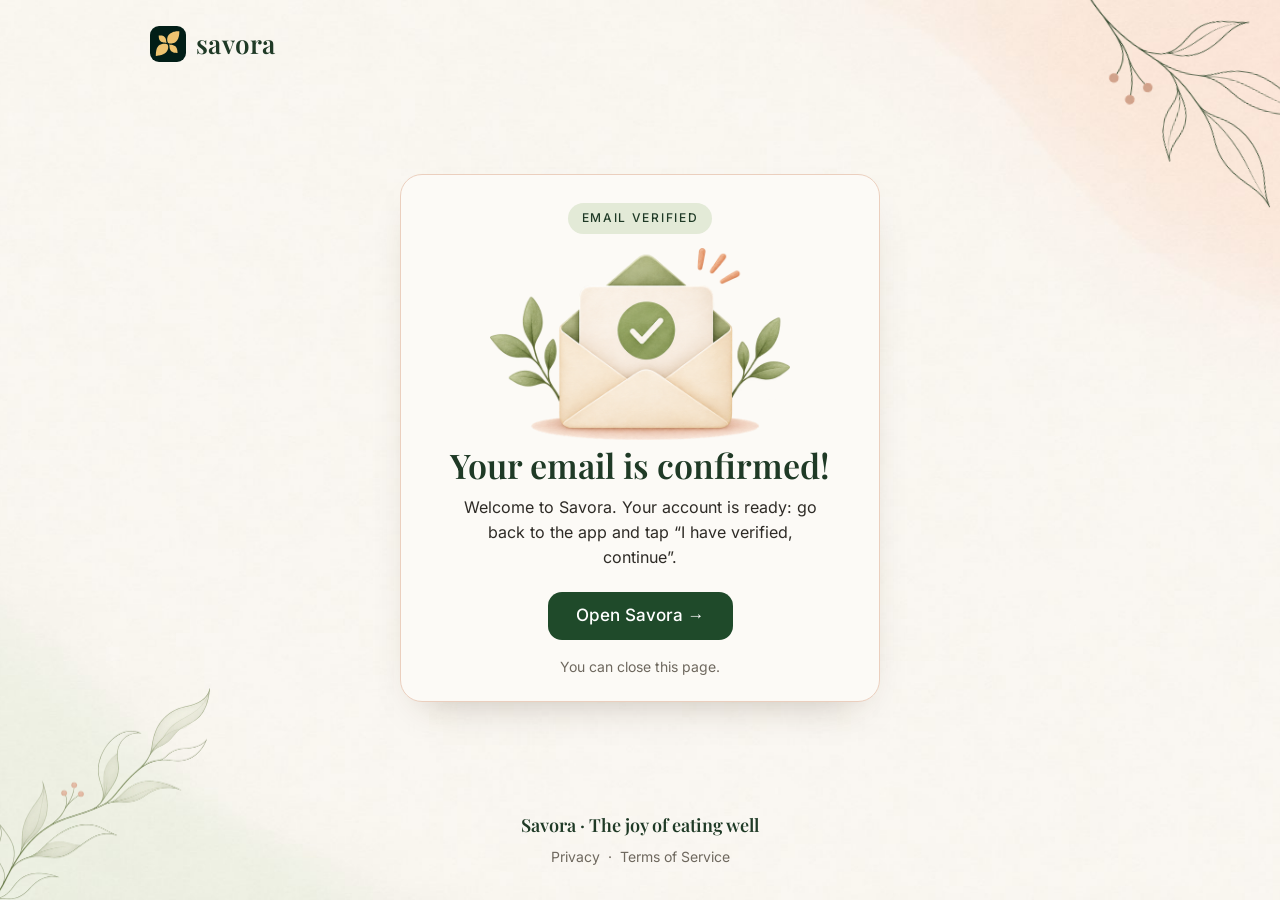
<file: index.html>
<!doctype html>
<html lang="fr">
<head>
<meta charset="utf-8">
<meta name="viewport" content="width=device-width, initial-scale=1">
<meta name="robots" content="noindex">
<title>Savora</title>
<meta property="og:title" content="Savora · The joy of eating well">
<meta property="og:description" content="Keep the places you love in your own notebook, and share the best ones with friends.">
<meta property="og:image" content="https://tomdignac.github.io/savora-legal/img/og-savora.png">
<meta property="og:image:width" content="1200">
<meta property="og:image:height" content="630">
<meta property="og:type" content="website">
<meta property="og:site_name" content="Savora">
<meta name="twitter:card" content="summary_large_image">
<!--
  Page d'accueil de savora-legal. C'est aussi la « Site URL » de Supabase : le lien de confirmation de l'e-mail
  d'inscription y mène, et un ancien lien « Mot de passe oublié » aussi. La langue suit celle du navigateur
  (fr, en, de, it ; anglais sinon). Polices hébergées ici : aucune requête vers un service tiers.
-->
<style>
  @font-face { font-family: "Playfair Display"; font-weight: 600; font-display: swap; src: url("fonts/playfair-600.woff2") format("woff2"); }
  @font-face { font-family: "Inter"; font-weight: 400; font-display: swap; src: url("fonts/inter-400.woff2") format("woff2"); }
  @font-face { font-family: "Inter"; font-weight: 500; font-display: swap; src: url("fonts/inter-500.woff2") format("woff2"); }

  :root {
    --bg: #F9F5EF;
    --card: #FCFAF6;
    --ink: #1F3A26;
    --text: #2E2B26;
    --muted: #6E685E;
    --green: #1F4A2A;
    --green-hover: #173A21;
    --pill: #E3EAD7;
    --border: #EBCFBE;
    --logo-tile: #021E17;
  }
  * { box-sizing: border-box; }
  html, body { margin: 0; min-height: 100%; }
  body {
    min-height: 100vh;
    background: var(--bg) url("img/fond.jpg") center / cover no-repeat fixed;
    color: var(--text);
    font: 16px/1.55 Inter, -apple-system, BlinkMacSystemFont, "Segoe UI", sans-serif;
    display: flex; flex-direction: column; align-items: center;
    padding: 24px 16px 32px;
    position: relative; overflow-x: hidden;
  }
  .deco { position: fixed; pointer-events: none; z-index: 0; opacity: .9; }
  .deco.haut { top: -10px; right: -40px; width: min(260px, 38vw); transform: scaleX(-1) rotate(-8deg); }
  .deco.bas { bottom: -20px; left: -30px; width: min(240px, 36vw); }

  header { width: 100%; max-width: 980px; display: flex; align-items: center; gap: 10px; position: relative; z-index: 1; }
  .tuile { width: 36px; height: 36px; border-radius: 9px; background: var(--logo-tile); display: grid; place-items: center; }
  .tuile img { width: 26px; height: 26px; }
  .marque { font-family: "Playfair Display", Georgia, serif; font-weight: 600; font-size: 26px; color: var(--ink); letter-spacing: .01em; }

  main { flex: 1; display: grid; place-items: center; width: 100%; position: relative; z-index: 1; padding: 24px 0; }
  .carte {
    width: 100%; max-width: 480px;
    background: var(--card);
    border: 1px solid var(--border);
    border-radius: 22px;
    box-shadow: 0 18px 40px -24px rgba(60, 40, 20, .35);
    padding: 28px 28px 24px;
    text-align: center;
  }
  .pastille {
    display: inline-block; background: var(--pill); color: var(--ink);
    font-size: 12px; font-weight: 500; letter-spacing: .14em; text-transform: uppercase;
    padding: 6px 14px; border-radius: 999px;
  }
  .illustration { display: block; width: 78%; max-width: 300px; height: auto; margin: 14px auto 6px; }
  h1 {
    font-family: "Playfair Display", Georgia, serif; font-weight: 600;
    color: var(--ink); font-size: clamp(26px, 6.4vw, 34px); line-height: 1.15; margin: 6px 0 10px;
  }
  .texte { margin: 0 auto 22px; max-width: 36ch; }
  .bouton {
    display: inline-flex; align-items: center; justify-content: center; gap: 10px;
    min-height: 48px; padding: 0 28px; border-radius: 14px;
    background: var(--green); color: #fff; text-decoration: none; font-weight: 500; font-size: 17px;
  }
  .bouton:hover, .bouton:focus-visible { background: var(--green-hover); }
  .bouton:focus-visible { outline: 3px solid #9DB58C; outline-offset: 3px; }
  .note { color: var(--muted); font-size: 14px; margin: 16px 0 0; }

  footer { text-align: center; position: relative; z-index: 1; }
  .devise { font-family: "Playfair Display", Georgia, serif; color: var(--ink); font-size: 18px; margin: 0 0 6px; }
  .liens { color: var(--muted); font-size: 14px; margin: 0; }
  .liens a { color: var(--muted); text-decoration: none; }
  .liens a:hover { text-decoration: underline; }
  .liens span { margin: 0 8px; }

  @media (max-width: 480px) {
    .carte { padding: 22px 18px 20px; border-radius: 18px; }
    .deco.haut { opacity: .55; }
    .deco.bas { opacity: .55; }
  }
</style>
</head>
<body>
  <img class="deco haut" src="img/branche-trait.png" alt="">
  <img class="deco bas" src="img/branche-douce.png" alt="">

  <header>
    <span class="tuile"><img src="img/savora-symbol.svg" alt=""></span>
    <span class="marque">savora</span>
  </header>

  <main>
    <section class="carte" aria-live="polite">
      <span class="pastille" data-t="pastille">E-mail vérifié</span>
      <img class="illustration" src="img/enveloppe.png" alt="" width="640" height="410">
      <h1 data-t="titre">Ton e-mail est confirmé !</h1>
      <p class="texte" data-t="texte">Bienvenue chez Savora. Ton compte est prêt : retourne dans l’app et touche « J’ai vérifié, continuer ».</p>
      <a class="bouton" href="savora://" data-t="bouton">Ouvrir Savora →</a>
      <p class="note" data-t="note">Tu peux fermer cette page.</p>
    </section>
  </main>

  <footer>
    <p class="devise" data-t="devise">Savora · Le plaisir de bien manger</p>
    <p class="liens">
      <a href="confidentialite/" data-t="confidentialite">Confidentialité</a><span>·</span><a href="cgu/" data-t="cgu">Conditions d’utilisation</a>
    </p>
  </footer>

<script>
(function () {
  var T = {
    fr: {
      confirme: { pastille: "E-mail vérifié", titre: "Ton e-mail est confirmé !", texte: "Bienvenue chez Savora. Ton compte est prêt : retourne dans l’app et touche « J’ai vérifié, continuer »." },
      motdepasse: { pastille: "Mot de passe", titre: "Choisis ton nouveau mot de passe dans l’app", texte: "Ce lien s’ouvre dans l’app Savora. Ouvre l’e-mail sur le téléphone où Savora est installée, ou demande un nouveau lien depuis l’app." },
      expire: { pastille: "Lien expiré", titre: "Ce lien n’est plus valable", texte: "Il a déjà servi ou il a expiré. Retourne dans l’app Savora pour en demander un nouveau." },
      bouton: "Ouvrir Savora →", note: "Tu peux fermer cette page.", devise: "Savora · Le plaisir de bien manger",
      confidentialite: "Confidentialité", cgu: "Conditions d’utilisation"
    },
    en: {
      confirme: { pastille: "Email verified", titre: "Your email is confirmed!", texte: "Welcome to Savora. Your account is ready: go back to the app and tap “I have verified, continue”." },
      motdepasse: { pastille: "Password", titre: "Choose your new password in the app", texte: "This link opens in the Savora app. Open the email on the phone where Savora is installed, or request a new link from the app." },
      expire: { pastille: "Link expired", titre: "This link is no longer valid", texte: "It has already been used or it has expired. Go back to the Savora app to request a new one." },
      bouton: "Open Savora →", note: "You can close this page.", devise: "Savora · The joy of eating well",
      confidentialite: "Privacy", cgu: "Terms of Service"
    },
    de: {
      confirme: { pastille: "E-Mail bestätigt", titre: "Deine E-Mail ist bestätigt!", texte: "Willkommen bei Savora. Dein Konto ist bereit: Geh zurück in die App und tippe auf „Ich habe bestätigt, weiter“." },
      motdepasse: { pastille: "Passwort", titre: "Wähle dein neues Passwort in der App", texte: "Dieser Link öffnet sich in der Savora-App. Öffne die E-Mail auf dem Telefon, auf dem Savora installiert ist, oder fordere in der App einen neuen Link an." },
      expire: { pastille: "Link abgelaufen", titre: "Dieser Link ist nicht mehr gültig", texte: "Er wurde schon benutzt oder ist abgelaufen. Geh zurück in die Savora-App und fordere einen neuen an." },
      bouton: "Savora öffnen →", note: "Du kannst diese Seite schließen.", devise: "Savora · Die Freude am guten Essen",
      confidentialite: "Datenschutz", cgu: "Nutzungsbedingungen"
    },
    it: {
      confirme: { pastille: "Email verificata", titre: "La tua email è confermata!", texte: "Benvenuto su Savora. Il tuo account è pronto: torna nell’app e tocca «Ho verificato, continua»." },
      motdepasse: { pastille: "Password", titre: "Scegli la nuova password nell’app", texte: "Questo link si apre nell’app Savora. Apri l’email sul telefono dove è installata Savora, oppure chiedi un nuovo link dall’app." },
      expire: { pastille: "Link scaduto", titre: "Questo link non è più valido", texte: "È già stato usato o è scaduto. Torna nell’app Savora per chiederne uno nuovo." },
      bouton: "Apri Savora →", note: "Puoi chiudere questa pagina.", devise: "Savora · Il piacere di mangiare bene",
      confidentialite: "Privacy", cgu: "Condizioni d’uso"
    }
  };

  // Langue : la première langue du navigateur parmi fr, en, de, it ; anglais sinon. ?lang=xx pour forcer.
  var forced = (new URLSearchParams(location.search).get("lang") || "").slice(0, 2);
  var prefs = [forced].concat(navigator.languages || [navigator.language || ""]);
  var lang = "en";
  for (var i = 0; i < prefs.length; i++) {
    var c = String(prefs[i] || "").slice(0, 2).toLowerCase();
    if (T[c]) { lang = c; break; }
  }

  // Cas : Supabase ajoute des informations après « # » (type=recovery, ou une erreur si le lien a expiré).
  var h = new URLSearchParams(location.hash.replace(/^#/, ""));
  var q = new URLSearchParams(location.search);
  var cas = "confirme";
  if (h.get("error") || h.get("error_code") || q.get("error")) cas = "expire";
  else if (h.get("type") === "recovery" || q.get("type") === "recovery") cas = "motdepasse";

  // On efface ce qui suit « # » de la barre d'adresse : il peut contenir un jeton de session.
  if (location.hash && history.replaceState) history.replaceState(null, "", location.pathname + location.search);

  var d = T[lang];
  document.documentElement.lang = lang;
  var map = { pastille: d[cas].pastille, titre: d[cas].titre, texte: d[cas].texte, bouton: d.bouton, note: d.note,
              devise: d.devise, confidentialite: d.confidentialite, cgu: d.cgu };
  var els = document.querySelectorAll("[data-t]");
  for (var j = 0; j < els.length; j++) { var k = els[j].getAttribute("data-t"); if (map[k]) els[j].textContent = map[k]; }
})();
</script>
</body>
</html>
</file>
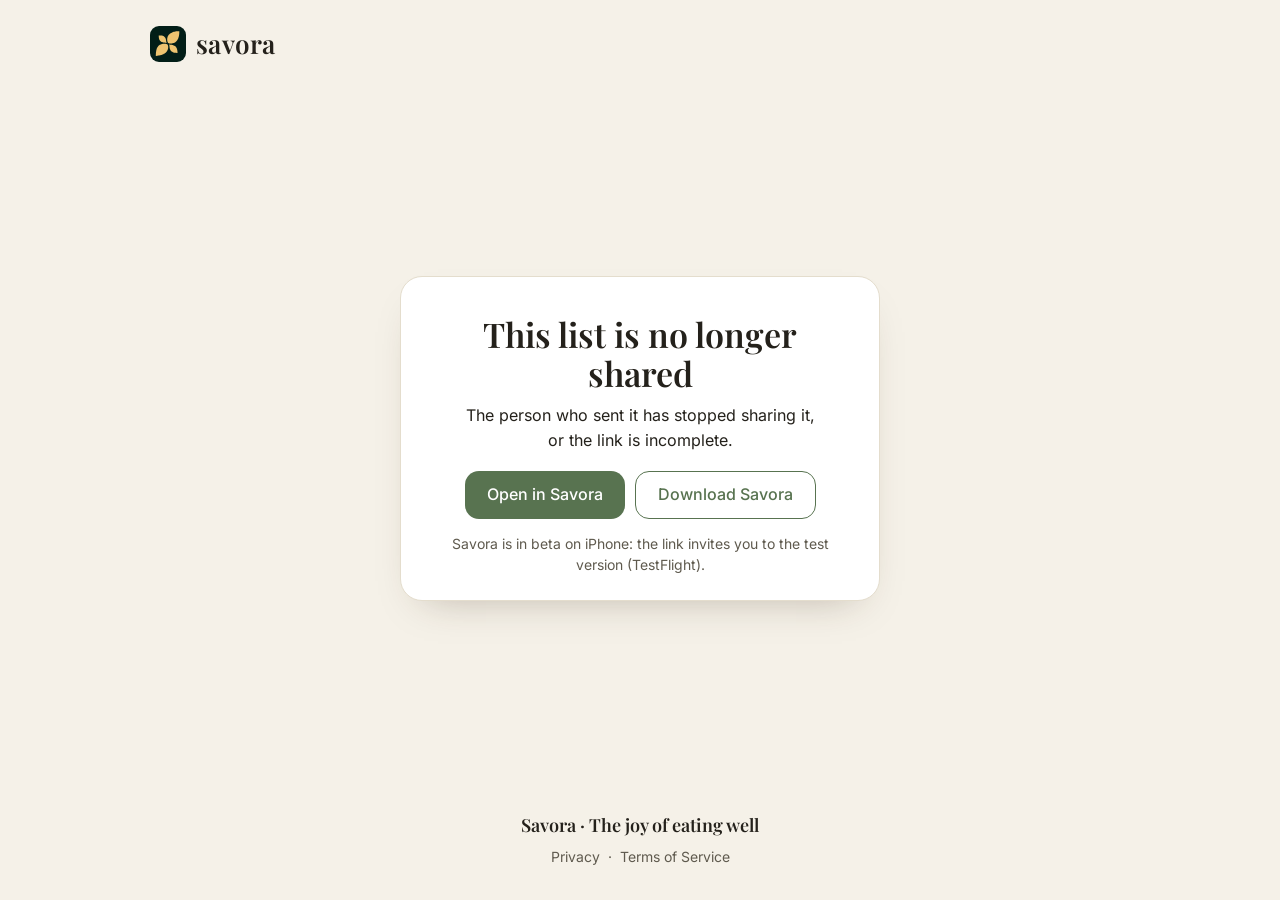
<file: c/index.html>
<!doctype html>
<html lang="en">
<head>
<meta charset="utf-8">
<meta name="viewport" content="width=device-width, initial-scale=1">
<meta name="robots" content="noindex">
<meta name="referrer" content="no-referrer">
<meta http-equiv="Content-Security-Policy" content="default-src 'none'; script-src 'self'; style-src 'self'; font-src 'self'; img-src 'self'; connect-src 'self' https://zxfjkoflfhaxacokarxl.supabase.co; base-uri 'none'; form-action 'none'">
<title>Savora</title>
<meta property="og:title" content="Savora · The joy of eating well">
<meta property="og:description" content="A list of places sent to you on Savora. Browse the addresses, then keep the ones you like.">
<meta property="og:image" content="https://tomdignac.github.io/savora-legal/img/og-savora.png">
<meta property="og:image:width" content="1200">
<meta property="og:image:height" content="630">
<meta property="og:type" content="website">
<meta property="og:site_name" content="Savora">
<meta name="twitter:card" content="summary_large_image">
<!--
  Une liste envoyée depuis l'app Savora (lot C) : ?t=<jeton de 22 caractères>. Lue par la fonction get_shared_list
  (supabase/migrations/20261111000002_listes_partagees.sql) avec la clé publique : le contenu FIGÉ à l'envoi — nom,
  type, cuisine, ville, adresse, coordonnées — et le pseudo de l'expéditeur ; jamais une note, un avis, une photo,
  une date ni un prix. Message neutre si l'envoi a été arrêté.
-->
<link rel="stylesheet" href="../partage.css">
</head>
<body data-page="liste">
  <img class="deco haut" src="../img/branche-trait.png" alt="">
  <img class="deco bas" src="../img/branche-douce.png" alt="">

  <header>
    <a href="../"><span class="tuile"><img src="../img/savora-symbol.svg" alt=""></span><span class="marque">savora</span></a>
  </header>

  <main>
    <section class="carte" id="carte" aria-live="polite"></section>
  </main>

  <footer>
    <p class="devise" data-t="devise">Savora · The joy of eating well</p>
    <p class="liens">
      <a href="../confidentialite/" data-t="confidentialite">Privacy</a><span>·</span><a href="../cgu/" data-t="cgu">Terms of Service</a>
    </p>
  </footer>

<script src="../partage-config.js"></script>
<script src="../partage-core.js"></script>
<script src="../partage-page.js"></script>
</body>
</html>
</file>
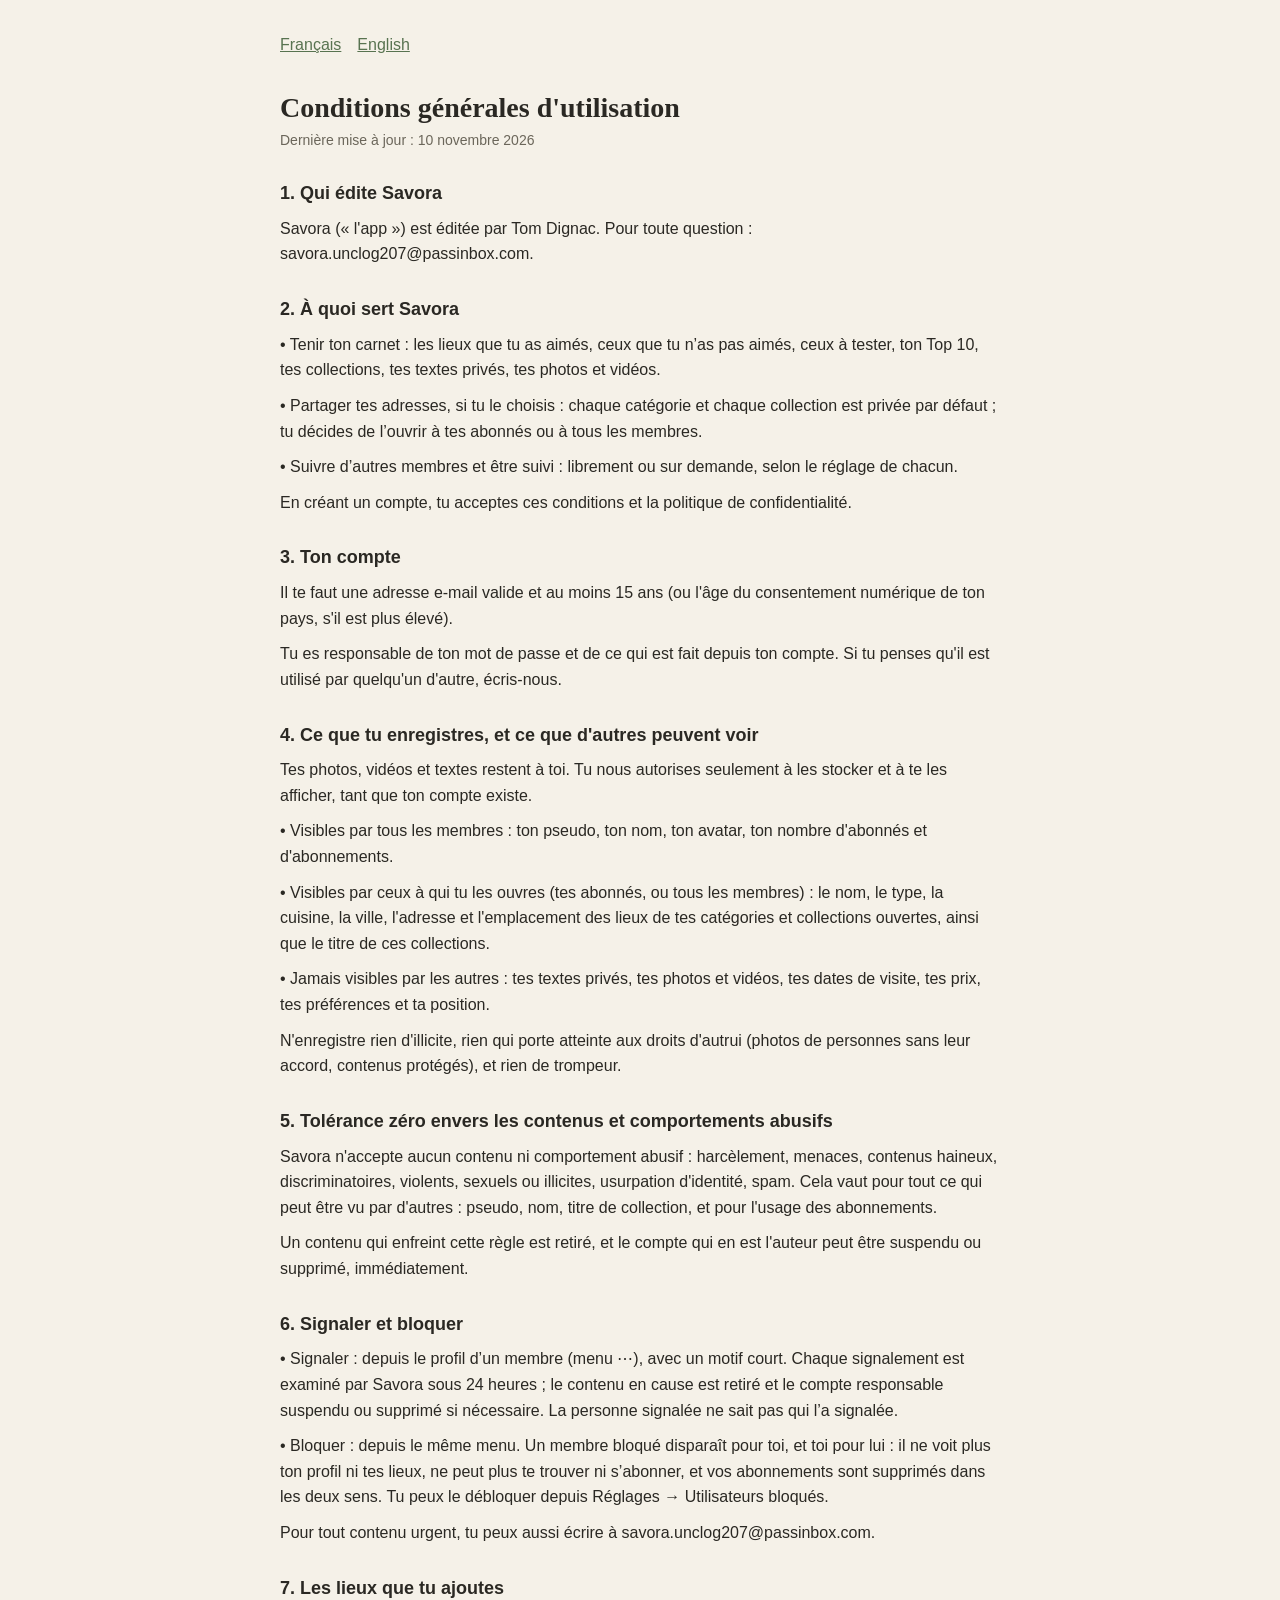
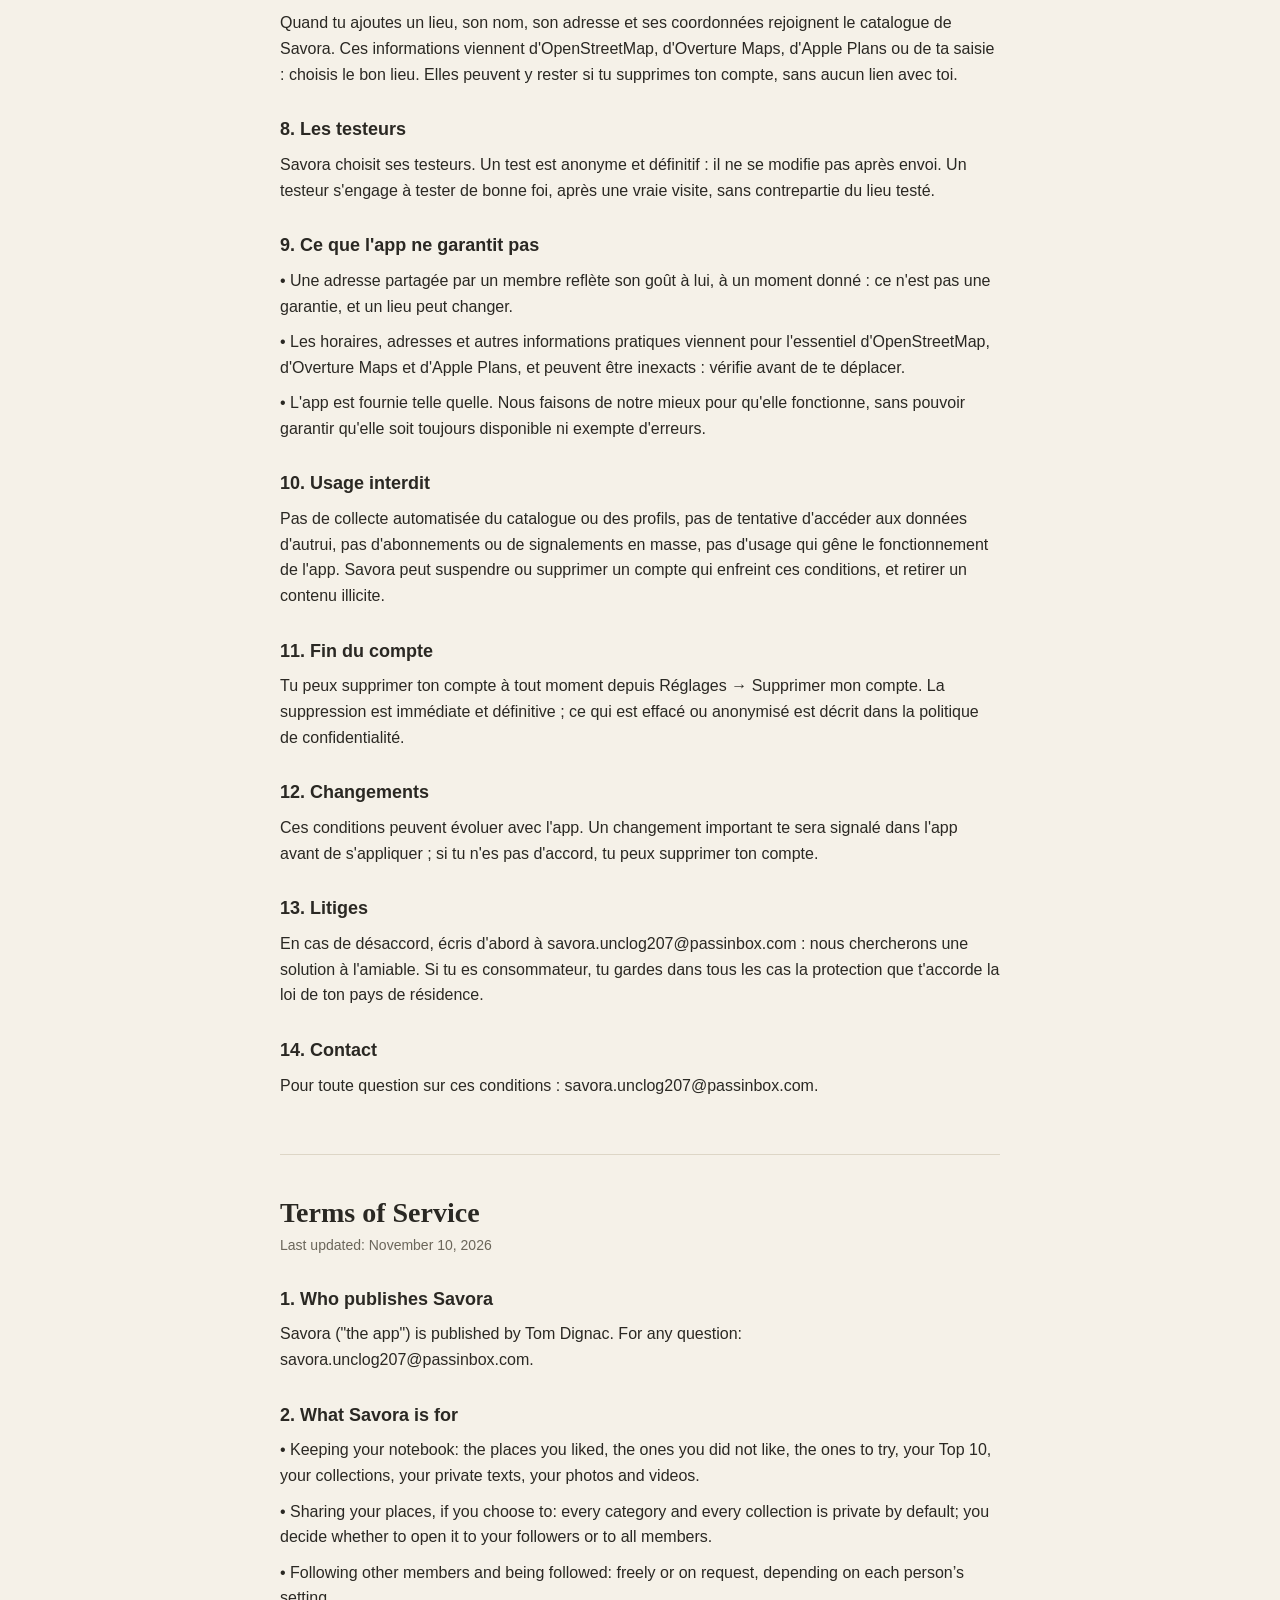
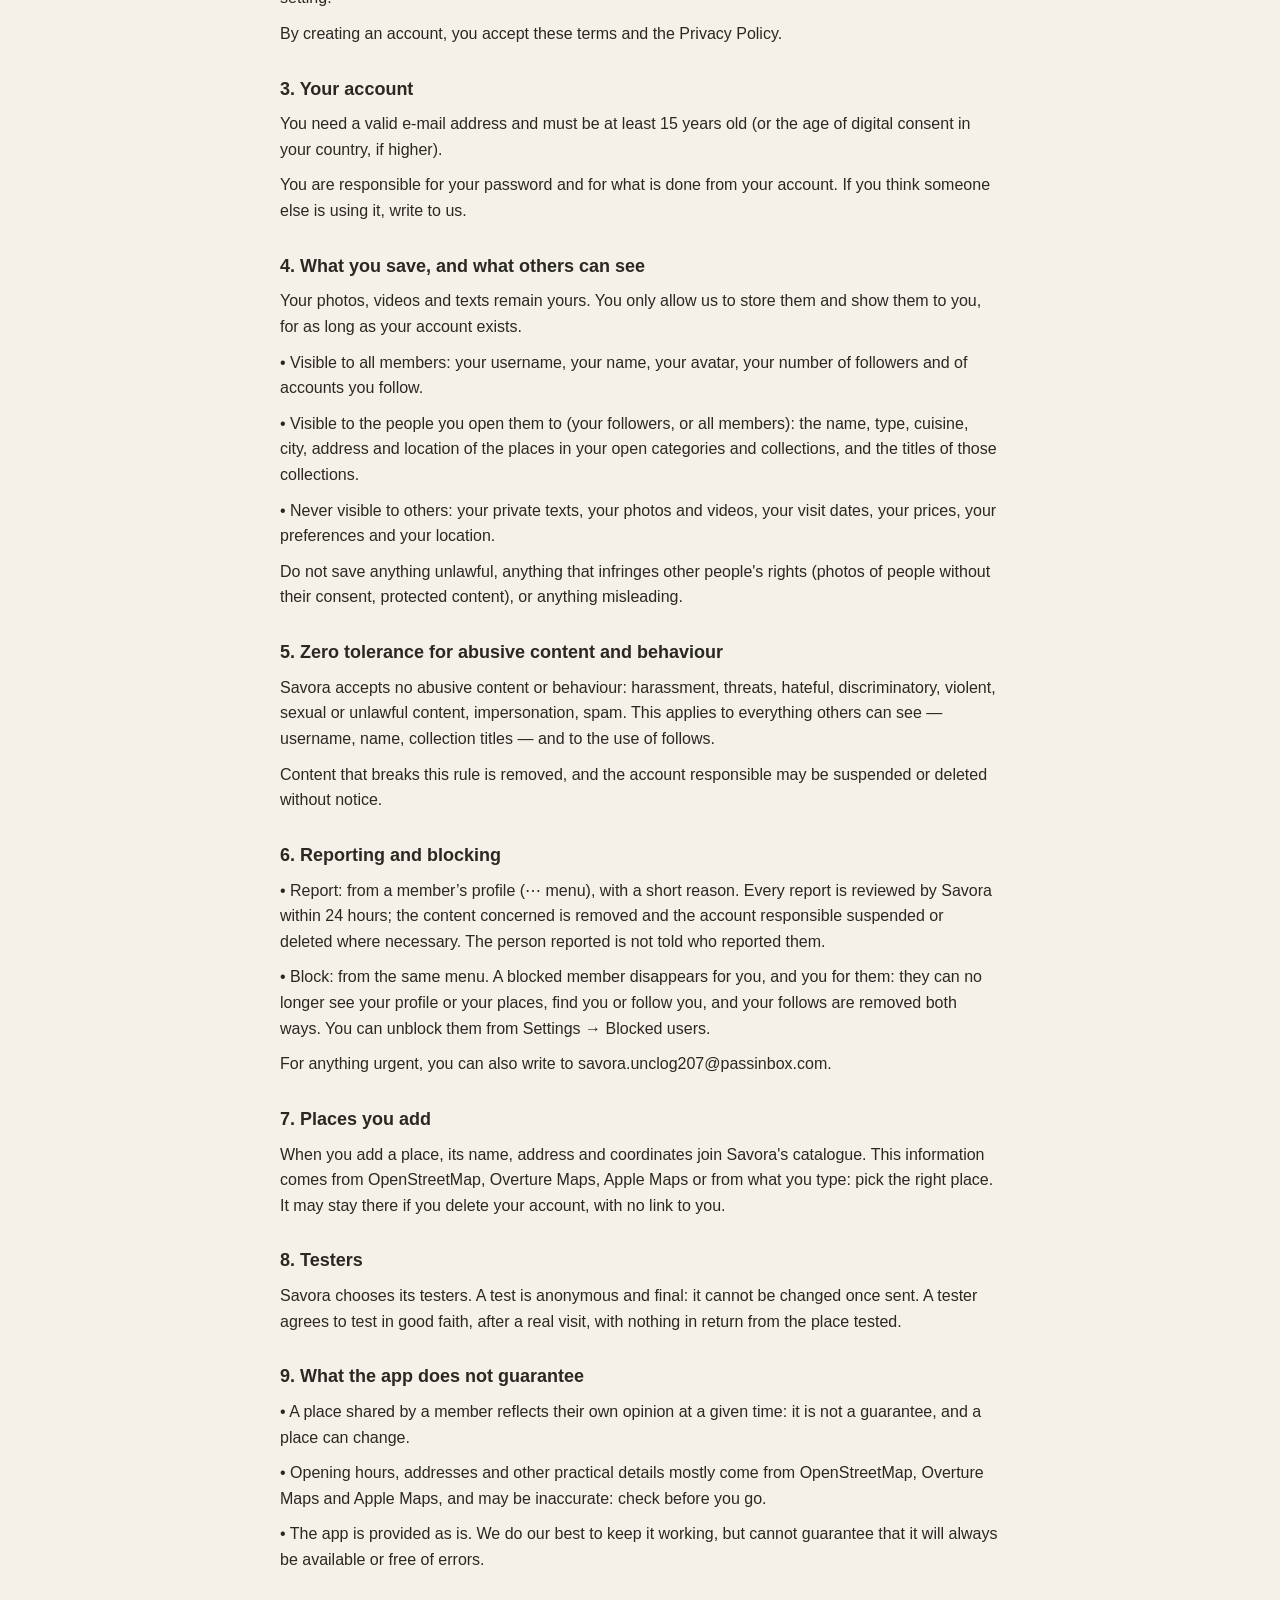
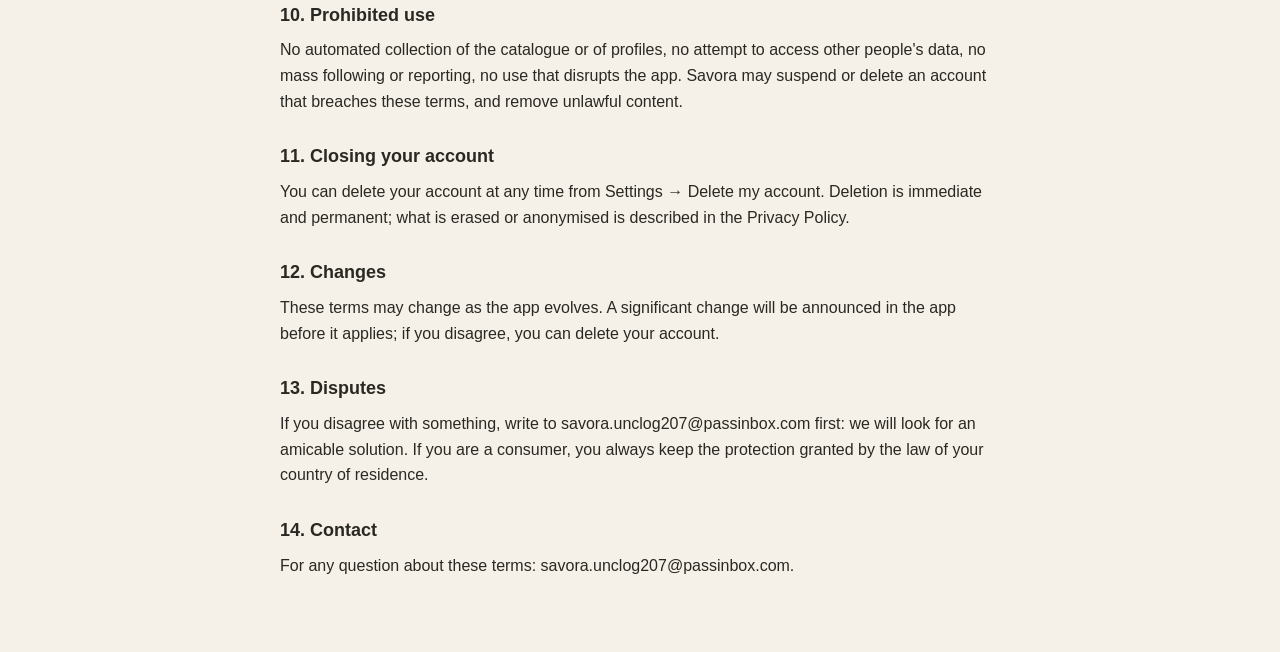
<file: cgu/index.html>
<!doctype html>
<html lang="fr">
<head>
  <meta charset="utf-8">
  <meta name="viewport" content="width=device-width, initial-scale=1">
  <title>Savora — Conditions générales d'utilisation / Terms of Service</title>
  <meta name="robots" content="noindex">
  <style>
    /* Couleurs de la charte 2.0 (§2, §12) : nuit par défaut, jour si le système le demande. */
    :root { --bg: #07130F; --text: #EAEAEA; --muted: #8A8A8A; --accent: #7E9C74; --rule: #1E2A25; }
    @media (prefers-color-scheme: light) {
      :root { --bg: #F5F1E8; --text: #2A2823; --muted: #6B665A; --accent: #587350; --rule: #DDD6C6; }
    }
    body { margin: 0; background: var(--bg); color: var(--text);
      font: 16px/1.6 Inter, -apple-system, BlinkMacSystemFont, "Segoe UI", sans-serif; }
    main { max-width: 720px; margin: 0 auto; padding: 32px 16px 64px; }
    nav { display: flex; gap: 16px; margin-bottom: 32px; }
    nav a { color: var(--accent); }
    h1 { font-family: "Playfair Display", Georgia, serif; font-weight: 600; font-size: 28px; line-height: 1.25; margin: 0 0 4px; }
    h2 { font-size: 18px; margin: 28px 0 8px; }
    p { margin: 0 0 10px; }
    .updated { color: var(--muted); font-size: 14px; }
    article + article { margin-top: 56px; padding-top: 40px; border-top: 1px solid var(--rule); }
  </style>
</head>
<body>
<main>
  <nav><a href="#fr">Français</a><a href="#en">English</a></nav>
  <article id="fr" lang="fr">
    <h1>Conditions générales d'utilisation</h1>
    <p class="updated">Dernière mise à jour : 10 novembre 2026</p>
    <section>
      <h2>1. Qui édite Savora</h2>
      <p>Savora (« l'app ») est éditée par Tom Dignac. Pour toute question : savora.unclog207@passinbox.com.</p>
    </section>
    <section>
      <h2>2. À quoi sert Savora</h2>
      <p>• Tenir ton carnet : les lieux que tu as aimés, ceux que tu n’as pas aimés, ceux à tester, ton Top 10, tes collections, tes textes privés, tes photos et vidéos.</p>
      <p>• Partager tes adresses, si tu le choisis : chaque catégorie et chaque collection est privée par défaut ; tu décides de l’ouvrir à tes abonnés ou à tous les membres.</p>
      <p>• Suivre d’autres membres et être suivi : librement ou sur demande, selon le réglage de chacun.</p>
      <p>En créant un compte, tu acceptes ces conditions et la politique de confidentialité.</p>
    </section>
    <section>
      <h2>3. Ton compte</h2>
      <p>Il te faut une adresse e-mail valide et au moins 15 ans (ou l'âge du consentement numérique de ton pays, s'il est plus élevé).</p>
      <p>Tu es responsable de ton mot de passe et de ce qui est fait depuis ton compte. Si tu penses qu'il est utilisé par quelqu'un d'autre, écris-nous.</p>
    </section>
    <section>
      <h2>4. Ce que tu enregistres, et ce que d'autres peuvent voir</h2>
      <p>Tes photos, vidéos et textes restent à toi. Tu nous autorises seulement à les stocker et à te les afficher, tant que ton compte existe.</p>
      <p>• Visibles par tous les membres : ton pseudo, ton nom, ton avatar, ton nombre d'abonnés et d'abonnements.</p>
      <p>• Visibles par ceux à qui tu les ouvres (tes abonnés, ou tous les membres) : le nom, le type, la cuisine, la ville, l'adresse et l'emplacement des lieux de tes catégories et collections ouvertes, ainsi que le titre de ces collections.</p>
      <p>• Jamais visibles par les autres : tes textes privés, tes photos et vidéos, tes dates de visite, tes prix, tes préférences et ta position.</p>
      <p>N'enregistre rien d'illicite, rien qui porte atteinte aux droits d'autrui (photos de personnes sans leur accord, contenus protégés), et rien de trompeur.</p>
    </section>
    <section>
      <h2>5. Tolérance zéro envers les contenus et comportements abusifs</h2>
      <p>Savora n'accepte aucun contenu ni comportement abusif : harcèlement, menaces, contenus haineux, discriminatoires, violents, sexuels ou illicites, usurpation d'identité, spam. Cela vaut pour tout ce qui peut être vu par d'autres : pseudo, nom, titre de collection, et pour l'usage des abonnements.</p>
      <p>Un contenu qui enfreint cette règle est retiré, et le compte qui en est l'auteur peut être suspendu ou supprimé, immédiatement.</p>
    </section>
    <section>
      <h2>6. Signaler et bloquer</h2>
      <p>• Signaler : depuis le profil d’un membre (menu ⋯), avec un motif court. Chaque signalement est examiné par Savora sous 24 heures ; le contenu en cause est retiré et le compte responsable suspendu ou supprimé si nécessaire. La personne signalée ne sait pas qui l’a signalée.</p>
      <p>• Bloquer : depuis le même menu. Un membre bloqué disparaît pour toi, et toi pour lui : il ne voit plus ton profil ni tes lieux, ne peut plus te trouver ni s’abonner, et vos abonnements sont supprimés dans les deux sens. Tu peux le débloquer depuis Réglages → Utilisateurs bloqués.</p>
      <p>Pour tout contenu urgent, tu peux aussi écrire à savora.unclog207@passinbox.com.</p>
    </section>
    <section>
      <h2>7. Les lieux que tu ajoutes</h2>
      <p>Quand tu ajoutes un lieu, son nom, son adresse et ses coordonnées rejoignent le catalogue de Savora. Ces informations viennent d'OpenStreetMap, d'Overture Maps, d'Apple Plans ou de ta saisie : choisis le bon lieu. Elles peuvent y rester si tu supprimes ton compte, sans aucun lien avec toi.</p>
    </section>
    <section>
      <h2>8. Les testeurs</h2>
      <p>Savora choisit ses testeurs. Un test est anonyme et définitif : il ne se modifie pas après envoi. Un testeur s'engage à tester de bonne foi, après une vraie visite, sans contrepartie du lieu testé.</p>
    </section>
    <section>
      <h2>9. Ce que l'app ne garantit pas</h2>
      <p>• Une adresse partagée par un membre reflète son goût à lui, à un moment donné : ce n'est pas une garantie, et un lieu peut changer.</p>
      <p>• Les horaires, adresses et autres informations pratiques viennent pour l'essentiel d'OpenStreetMap, d'Overture Maps et d'Apple Plans, et peuvent être inexacts : vérifie avant de te déplacer.</p>
      <p>• L'app est fournie telle quelle. Nous faisons de notre mieux pour qu'elle fonctionne, sans pouvoir garantir qu'elle soit toujours disponible ni exempte d'erreurs.</p>
    </section>
    <section>
      <h2>10. Usage interdit</h2>
      <p>Pas de collecte automatisée du catalogue ou des profils, pas de tentative d'accéder aux données d'autrui, pas d'abonnements ou de signalements en masse, pas d'usage qui gêne le fonctionnement de l'app. Savora peut suspendre ou supprimer un compte qui enfreint ces conditions, et retirer un contenu illicite.</p>
    </section>
    <section>
      <h2>11. Fin du compte</h2>
      <p>Tu peux supprimer ton compte à tout moment depuis Réglages → Supprimer mon compte. La suppression est immédiate et définitive ; ce qui est effacé ou anonymisé est décrit dans la politique de confidentialité.</p>
    </section>
    <section>
      <h2>12. Changements</h2>
      <p>Ces conditions peuvent évoluer avec l'app. Un changement important te sera signalé dans l'app avant de s'appliquer ; si tu n'es pas d'accord, tu peux supprimer ton compte.</p>
    </section>
    <section>
      <h2>13. Litiges</h2>
      <p>En cas de désaccord, écris d'abord à savora.unclog207@passinbox.com : nous chercherons une solution à l'amiable. Si tu es consommateur, tu gardes dans tous les cas la protection que t'accorde la loi de ton pays de résidence.</p>
    </section>
    <section>
      <h2>14. Contact</h2>
      <p>Pour toute question sur ces conditions : savora.unclog207@passinbox.com.</p>
    </section>
  </article>
  <article id="en" lang="en">
    <h1>Terms of Service</h1>
    <p class="updated">Last updated: November 10, 2026</p>
    <section>
      <h2>1. Who publishes Savora</h2>
      <p>Savora (&quot;the app&quot;) is published by Tom Dignac. For any question: savora.unclog207@passinbox.com.</p>
    </section>
    <section>
      <h2>2. What Savora is for</h2>
      <p>• Keeping your notebook: the places you liked, the ones you did not like, the ones to try, your Top 10, your collections, your private texts, your photos and videos.</p>
      <p>• Sharing your places, if you choose to: every category and every collection is private by default; you decide whether to open it to your followers or to all members.</p>
      <p>• Following other members and being followed: freely or on request, depending on each person’s setting.</p>
      <p>By creating an account, you accept these terms and the Privacy Policy.</p>
    </section>
    <section>
      <h2>3. Your account</h2>
      <p>You need a valid e-mail address and must be at least 15 years old (or the age of digital consent in your country, if higher).</p>
      <p>You are responsible for your password and for what is done from your account. If you think someone else is using it, write to us.</p>
    </section>
    <section>
      <h2>4. What you save, and what others can see</h2>
      <p>Your photos, videos and texts remain yours. You only allow us to store them and show them to you, for as long as your account exists.</p>
      <p>• Visible to all members: your username, your name, your avatar, your number of followers and of accounts you follow.</p>
      <p>• Visible to the people you open them to (your followers, or all members): the name, type, cuisine, city, address and location of the places in your open categories and collections, and the titles of those collections.</p>
      <p>• Never visible to others: your private texts, your photos and videos, your visit dates, your prices, your preferences and your location.</p>
      <p>Do not save anything unlawful, anything that infringes other people's rights (photos of people without their consent, protected content), or anything misleading.</p>
    </section>
    <section>
      <h2>5. Zero tolerance for abusive content and behaviour</h2>
      <p>Savora accepts no abusive content or behaviour: harassment, threats, hateful, discriminatory, violent, sexual or unlawful content, impersonation, spam. This applies to everything others can see — username, name, collection titles — and to the use of follows.</p>
      <p>Content that breaks this rule is removed, and the account responsible may be suspended or deleted without notice.</p>
    </section>
    <section>
      <h2>6. Reporting and blocking</h2>
      <p>• Report: from a member’s profile (⋯ menu), with a short reason. Every report is reviewed by Savora within 24 hours; the content concerned is removed and the account responsible suspended or deleted where necessary. The person reported is not told who reported them.</p>
      <p>• Block: from the same menu. A blocked member disappears for you, and you for them: they can no longer see your profile or your places, find you or follow you, and your follows are removed both ways. You can unblock them from Settings → Blocked users.</p>
      <p>For anything urgent, you can also write to savora.unclog207@passinbox.com.</p>
    </section>
    <section>
      <h2>7. Places you add</h2>
      <p>When you add a place, its name, address and coordinates join Savora's catalogue. This information comes from OpenStreetMap, Overture Maps, Apple Maps or from what you type: pick the right place. It may stay there if you delete your account, with no link to you.</p>
    </section>
    <section>
      <h2>8. Testers</h2>
      <p>Savora chooses its testers. A test is anonymous and final: it cannot be changed once sent. A tester agrees to test in good faith, after a real visit, with nothing in return from the place tested.</p>
    </section>
    <section>
      <h2>9. What the app does not guarantee</h2>
      <p>• A place shared by a member reflects their own opinion at a given time: it is not a guarantee, and a place can change.</p>
      <p>• Opening hours, addresses and other practical details mostly come from OpenStreetMap, Overture Maps and Apple Maps, and may be inaccurate: check before you go.</p>
      <p>• The app is provided as is. We do our best to keep it working, but cannot guarantee that it will always be available or free of errors.</p>
    </section>
    <section>
      <h2>10. Prohibited use</h2>
      <p>No automated collection of the catalogue or of profiles, no attempt to access other people's data, no mass following or reporting, no use that disrupts the app. Savora may suspend or delete an account that breaches these terms, and remove unlawful content.</p>
    </section>
    <section>
      <h2>11. Closing your account</h2>
      <p>You can delete your account at any time from Settings → Delete my account. Deletion is immediate and permanent; what is erased or anonymised is described in the Privacy Policy.</p>
    </section>
    <section>
      <h2>12. Changes</h2>
      <p>These terms may change as the app evolves. A significant change will be announced in the app before it applies; if you disagree, you can delete your account.</p>
    </section>
    <section>
      <h2>13. Disputes</h2>
      <p>If you disagree with something, write to savora.unclog207@passinbox.com first: we will look for an amicable solution. If you are a consumer, you always keep the protection granted by the law of your country of residence.</p>
    </section>
    <section>
      <h2>14. Contact</h2>
      <p>For any question about these terms: savora.unclog207@passinbox.com.</p>
    </section>
  </article>
</main>
</body>
</html>
</file>
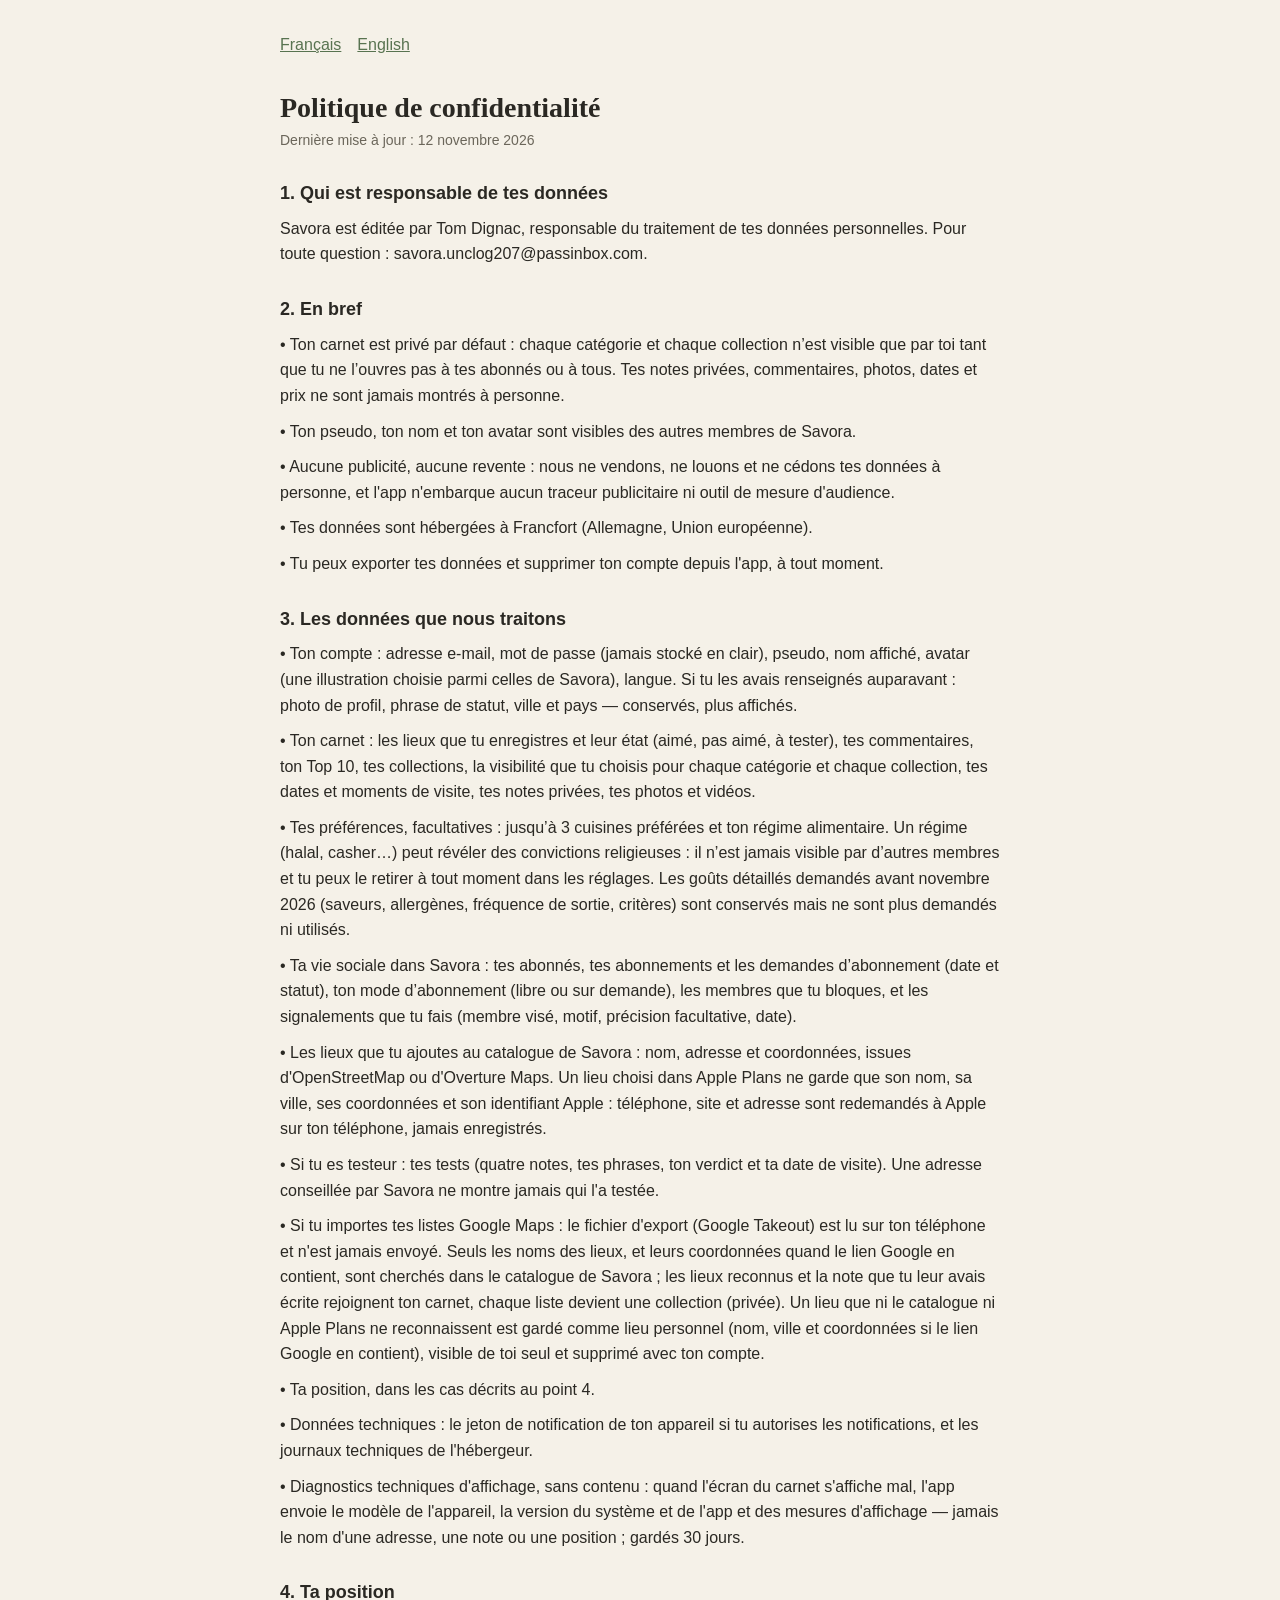
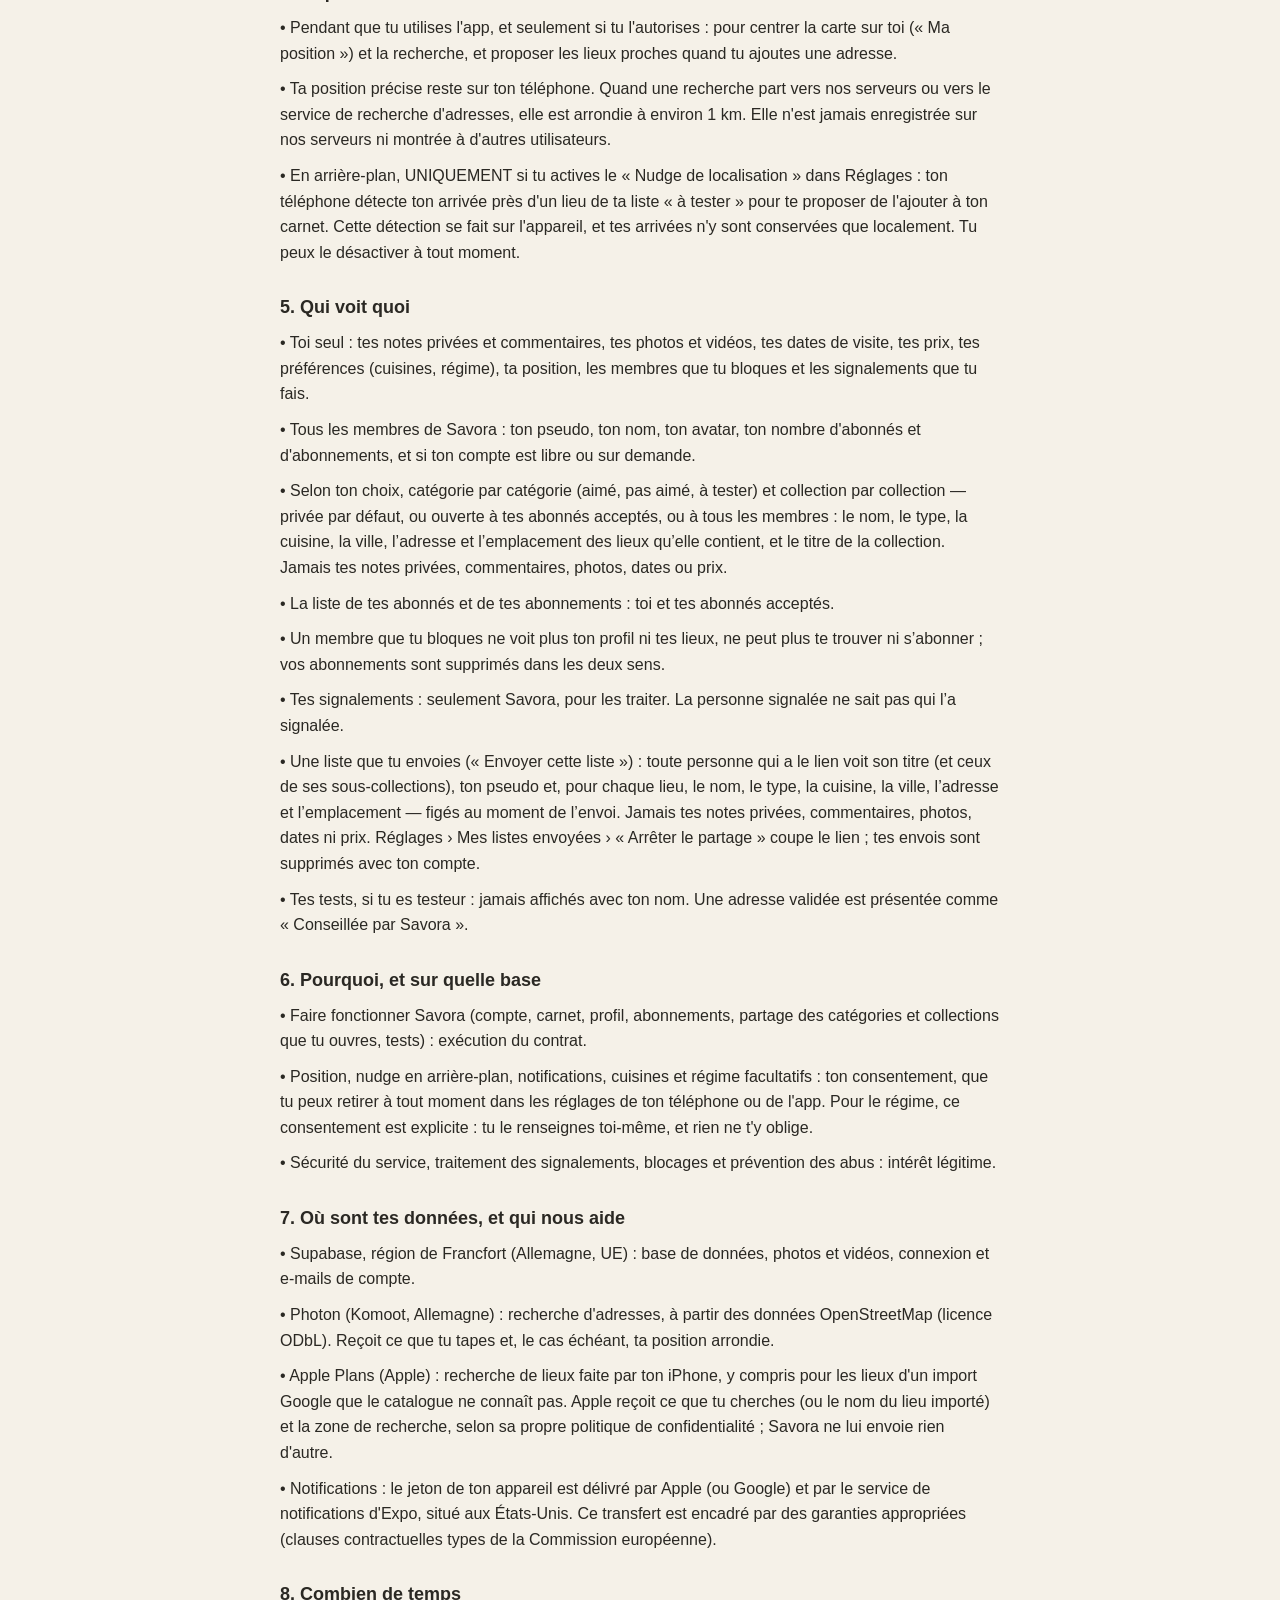
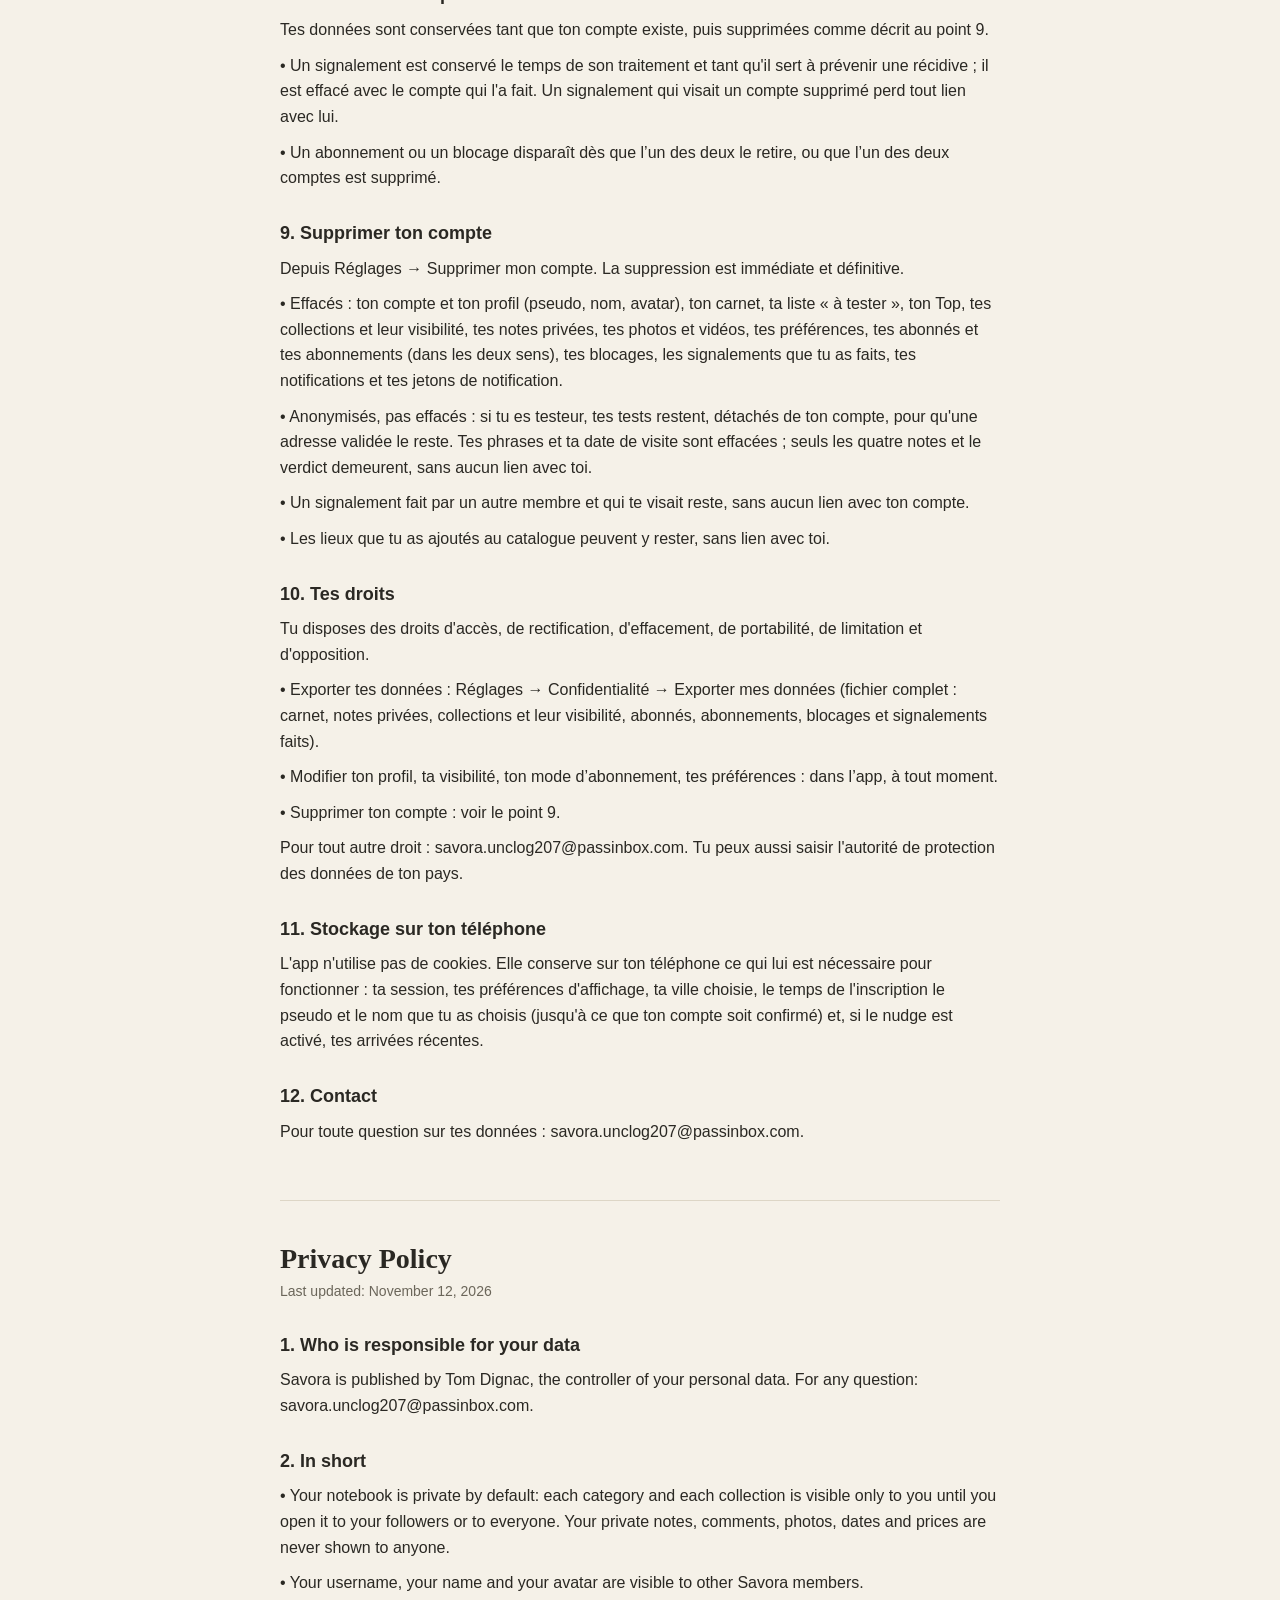
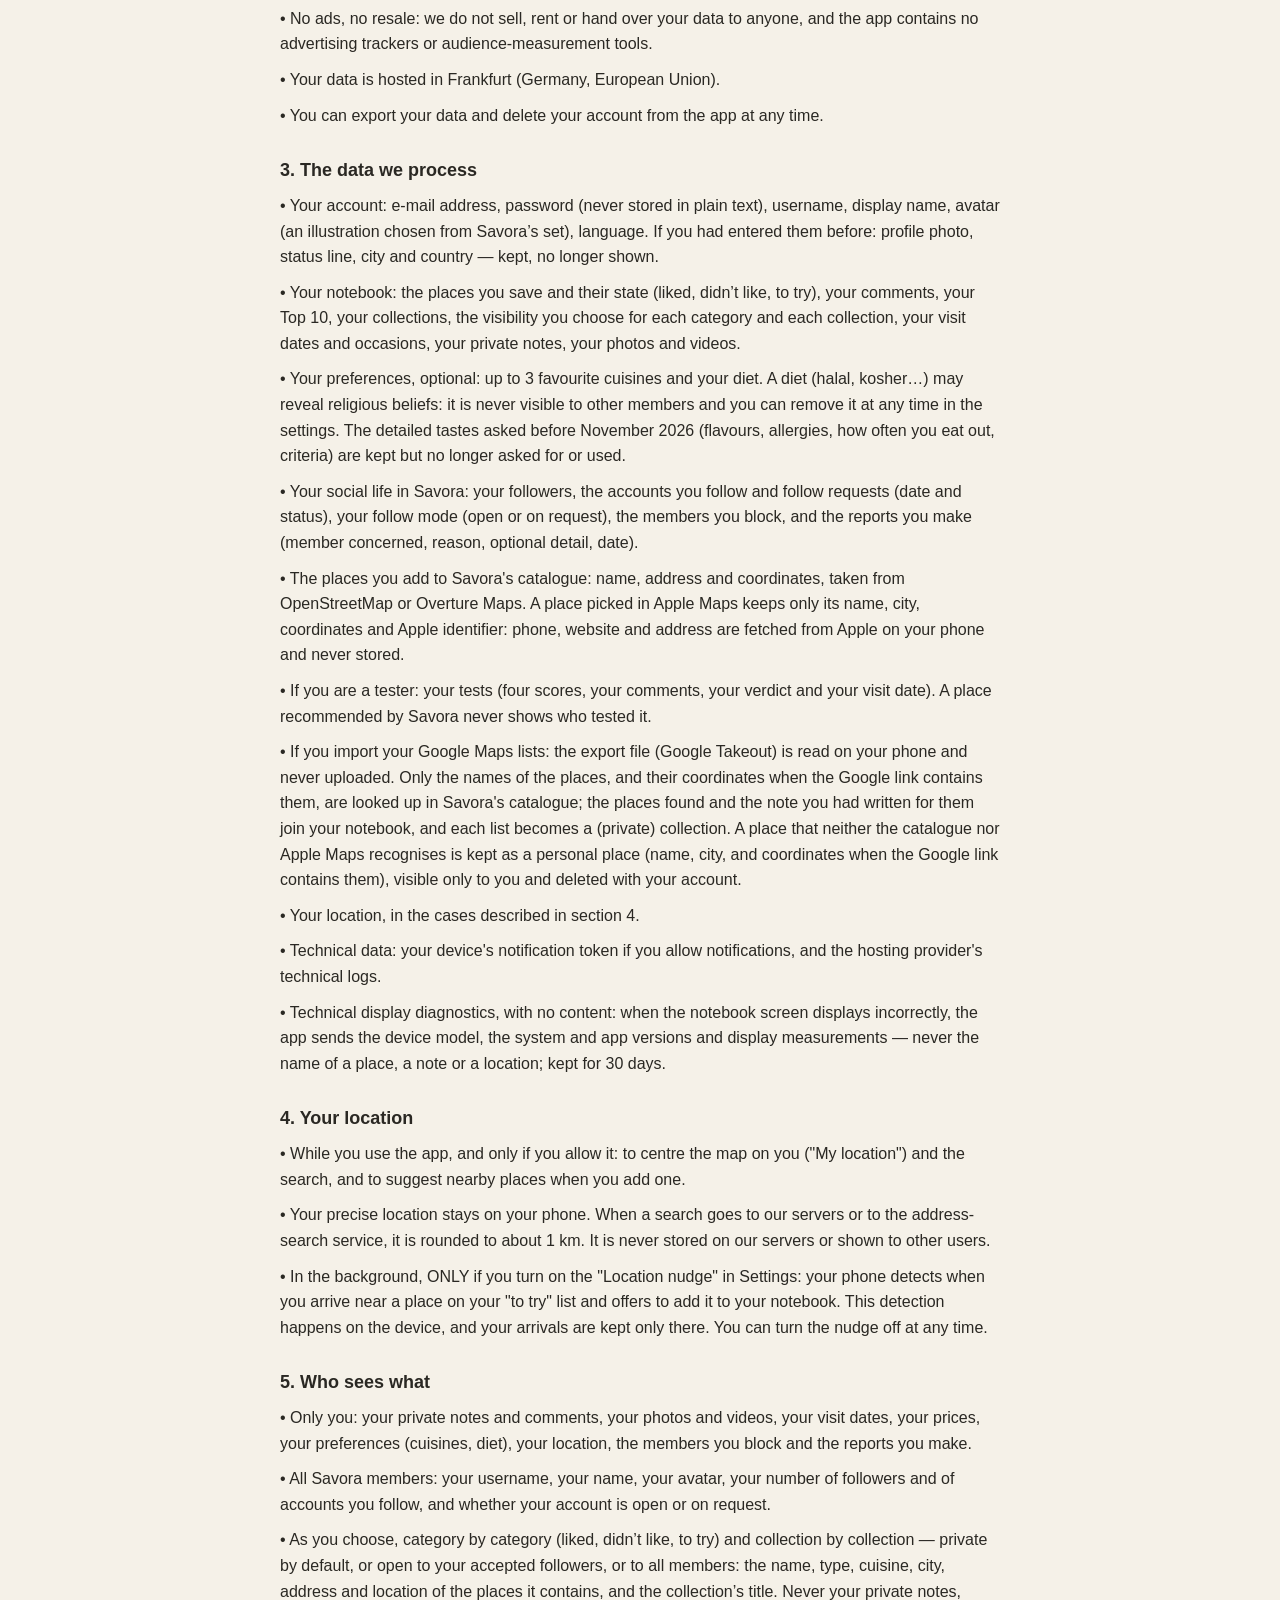
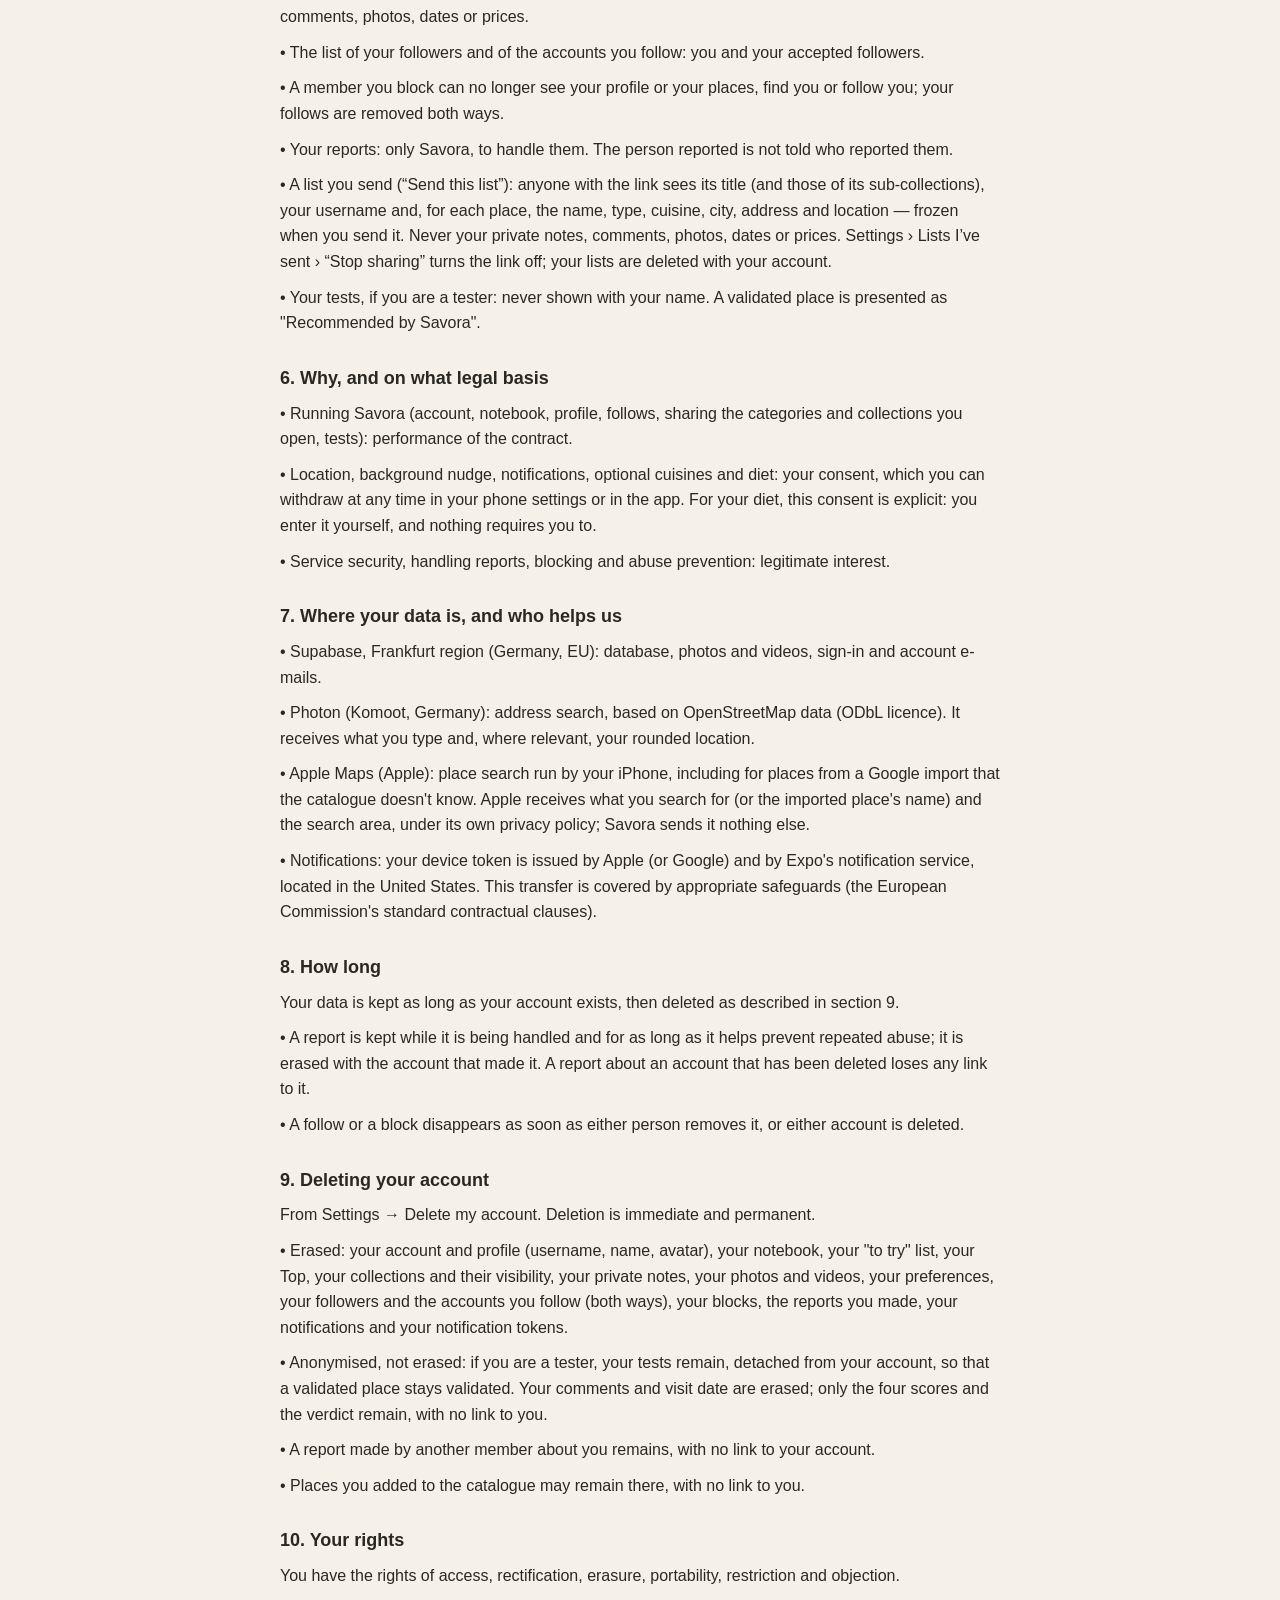
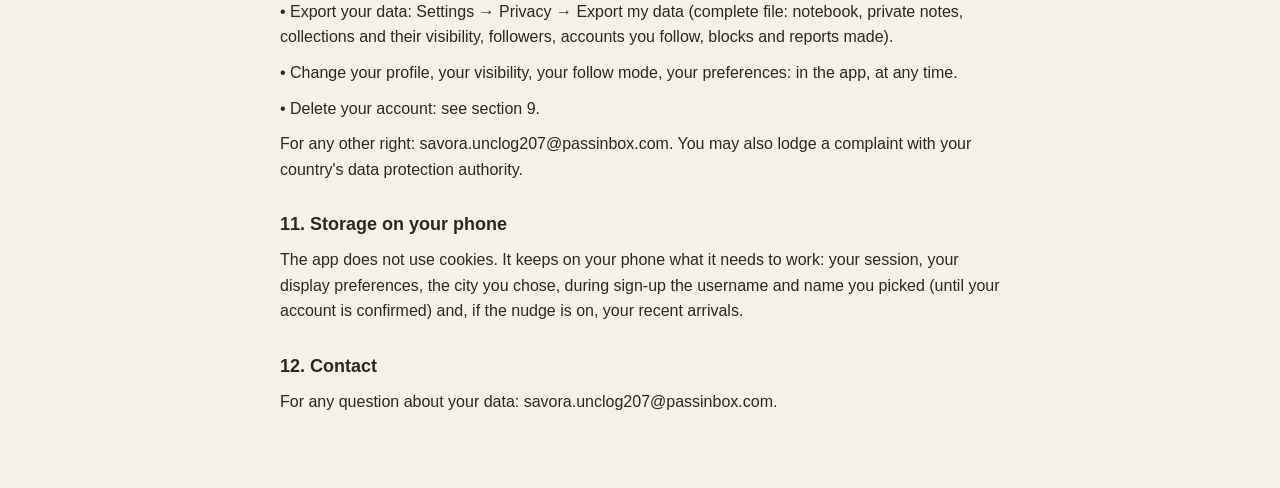
<file: confidentialite/index.html>
<!doctype html>
<html lang="fr">
<head>
  <meta charset="utf-8">
  <meta name="viewport" content="width=device-width, initial-scale=1">
  <title>Savora — Politique de confidentialité / Privacy Policy</title>
  <meta name="robots" content="noindex">
  <style>
    /* Couleurs de la charte 2.0 (§2, §12) : nuit par défaut, jour si le système le demande. */
    :root { --bg: #07130F; --text: #EAEAEA; --muted: #8A8A8A; --accent: #7E9C74; --rule: #1E2A25; }
    @media (prefers-color-scheme: light) {
      :root { --bg: #F5F1E8; --text: #2A2823; --muted: #6B665A; --accent: #587350; --rule: #DDD6C6; }
    }
    body { margin: 0; background: var(--bg); color: var(--text);
      font: 16px/1.6 Inter, -apple-system, BlinkMacSystemFont, "Segoe UI", sans-serif; }
    main { max-width: 720px; margin: 0 auto; padding: 32px 16px 64px; }
    nav { display: flex; gap: 16px; margin-bottom: 32px; }
    nav a { color: var(--accent); }
    h1 { font-family: "Playfair Display", Georgia, serif; font-weight: 600; font-size: 28px; line-height: 1.25; margin: 0 0 4px; }
    h2 { font-size: 18px; margin: 28px 0 8px; }
    p { margin: 0 0 10px; }
    .updated { color: var(--muted); font-size: 14px; }
    article + article { margin-top: 56px; padding-top: 40px; border-top: 1px solid var(--rule); }
  </style>
</head>
<body>
<main>
  <nav><a href="#fr">Français</a><a href="#en">English</a></nav>
  <article id="fr" lang="fr">
    <h1>Politique de confidentialité</h1>
    <p class="updated">Dernière mise à jour : 12 novembre 2026</p>
    <section>
      <h2>1. Qui est responsable de tes données</h2>
      <p>Savora est éditée par Tom Dignac, responsable du traitement de tes données personnelles. Pour toute question : savora.unclog207@passinbox.com.</p>
    </section>
    <section>
      <h2>2. En bref</h2>
      <p>• Ton carnet est privé par défaut : chaque catégorie et chaque collection n’est visible que par toi tant que tu ne l’ouvres pas à tes abonnés ou à tous. Tes notes privées, commentaires, photos, dates et prix ne sont jamais montrés à personne.</p>
      <p>• Ton pseudo, ton nom et ton avatar sont visibles des autres membres de Savora.</p>
      <p>• Aucune publicité, aucune revente : nous ne vendons, ne louons et ne cédons tes données à personne, et l'app n'embarque aucun traceur publicitaire ni outil de mesure d'audience.</p>
      <p>• Tes données sont hébergées à Francfort (Allemagne, Union européenne).</p>
      <p>• Tu peux exporter tes données et supprimer ton compte depuis l'app, à tout moment.</p>
    </section>
    <section>
      <h2>3. Les données que nous traitons</h2>
      <p>• Ton compte : adresse e-mail, mot de passe (jamais stocké en clair), pseudo, nom affiché, avatar (une illustration choisie parmi celles de Savora), langue. Si tu les avais renseignés auparavant : photo de profil, phrase de statut, ville et pays — conservés, plus affichés.</p>
      <p>• Ton carnet : les lieux que tu enregistres et leur état (aimé, pas aimé, à tester), tes commentaires, ton Top 10, tes collections, la visibilité que tu choisis pour chaque catégorie et chaque collection, tes dates et moments de visite, tes notes privées, tes photos et vidéos.</p>
      <p>• Tes préférences, facultatives : jusqu’à 3 cuisines préférées et ton régime alimentaire. Un régime (halal, casher…) peut révéler des convictions religieuses : il n’est jamais visible par d’autres membres et tu peux le retirer à tout moment dans les réglages. Les goûts détaillés demandés avant novembre 2026 (saveurs, allergènes, fréquence de sortie, critères) sont conservés mais ne sont plus demandés ni utilisés.</p>
      <p>• Ta vie sociale dans Savora : tes abonnés, tes abonnements et les demandes d’abonnement (date et statut), ton mode d’abonnement (libre ou sur demande), les membres que tu bloques, et les signalements que tu fais (membre visé, motif, précision facultative, date).</p>
      <p>• Les lieux que tu ajoutes au catalogue de Savora : nom, adresse et coordonnées, issues d'OpenStreetMap ou d'Overture Maps. Un lieu choisi dans Apple Plans ne garde que son nom, sa ville, ses coordonnées et son identifiant Apple : téléphone, site et adresse sont redemandés à Apple sur ton téléphone, jamais enregistrés.</p>
      <p>• Si tu es testeur : tes tests (quatre notes, tes phrases, ton verdict et ta date de visite). Une adresse conseillée par Savora ne montre jamais qui l'a testée.</p>
      <p>• Si tu importes tes listes Google Maps : le fichier d'export (Google Takeout) est lu sur ton téléphone et n'est jamais envoyé. Seuls les noms des lieux, et leurs coordonnées quand le lien Google en contient, sont cherchés dans le catalogue de Savora ; les lieux reconnus et la note que tu leur avais écrite rejoignent ton carnet, chaque liste devient une collection (privée). Un lieu que ni le catalogue ni Apple Plans ne reconnaissent est gardé comme lieu personnel (nom, ville et coordonnées si le lien Google en contient), visible de toi seul et supprimé avec ton compte.</p>
      <p>• Ta position, dans les cas décrits au point 4.</p>
      <p>• Données techniques : le jeton de notification de ton appareil si tu autorises les notifications, et les journaux techniques de l'hébergeur.</p>
      <p>• Diagnostics techniques d'affichage, sans contenu : quand l'écran du carnet s'affiche mal, l'app envoie le modèle de l'appareil, la version du système et de l'app et des mesures d'affichage — jamais le nom d'une adresse, une note ou une position ; gardés 30 jours.</p>
    </section>
    <section>
      <h2>4. Ta position</h2>
      <p>• Pendant que tu utilises l'app, et seulement si tu l'autorises : pour centrer la carte sur toi (« Ma position ») et la recherche, et proposer les lieux proches quand tu ajoutes une adresse.</p>
      <p>• Ta position précise reste sur ton téléphone. Quand une recherche part vers nos serveurs ou vers le service de recherche d'adresses, elle est arrondie à environ 1 km. Elle n'est jamais enregistrée sur nos serveurs ni montrée à d'autres utilisateurs.</p>
      <p>• En arrière-plan, UNIQUEMENT si tu actives le « Nudge de localisation » dans Réglages : ton téléphone détecte ton arrivée près d'un lieu de ta liste « à tester » pour te proposer de l'ajouter à ton carnet. Cette détection se fait sur l'appareil, et tes arrivées n'y sont conservées que localement. Tu peux le désactiver à tout moment.</p>
    </section>
    <section>
      <h2>5. Qui voit quoi</h2>
      <p>• Toi seul : tes notes privées et commentaires, tes photos et vidéos, tes dates de visite, tes prix, tes préférences (cuisines, régime), ta position, les membres que tu bloques et les signalements que tu fais.</p>
      <p>• Tous les membres de Savora : ton pseudo, ton nom, ton avatar, ton nombre d'abonnés et d'abonnements, et si ton compte est libre ou sur demande.</p>
      <p>• Selon ton choix, catégorie par catégorie (aimé, pas aimé, à tester) et collection par collection — privée par défaut, ou ouverte à tes abonnés acceptés, ou à tous les membres : le nom, le type, la cuisine, la ville, l’adresse et l’emplacement des lieux qu’elle contient, et le titre de la collection. Jamais tes notes privées, commentaires, photos, dates ou prix.</p>
      <p>• La liste de tes abonnés et de tes abonnements : toi et tes abonnés acceptés.</p>
      <p>• Un membre que tu bloques ne voit plus ton profil ni tes lieux, ne peut plus te trouver ni s’abonner ; vos abonnements sont supprimés dans les deux sens.</p>
      <p>• Tes signalements : seulement Savora, pour les traiter. La personne signalée ne sait pas qui l’a signalée.</p>
      <p>• Une liste que tu envoies (« Envoyer cette liste ») : toute personne qui a le lien voit son titre (et ceux de ses sous-collections), ton pseudo et, pour chaque lieu, le nom, le type, la cuisine, la ville, l’adresse et l’emplacement — figés au moment de l’envoi. Jamais tes notes privées, commentaires, photos, dates ni prix. Réglages › Mes listes envoyées › « Arrêter le partage » coupe le lien ; tes envois sont supprimés avec ton compte.</p>
      <p>• Tes tests, si tu es testeur : jamais affichés avec ton nom. Une adresse validée est présentée comme « Conseillée par Savora ».</p>
    </section>
    <section>
      <h2>6. Pourquoi, et sur quelle base</h2>
      <p>• Faire fonctionner Savora (compte, carnet, profil, abonnements, partage des catégories et collections que tu ouvres, tests) : exécution du contrat.</p>
      <p>• Position, nudge en arrière-plan, notifications, cuisines et régime facultatifs : ton consentement, que tu peux retirer à tout moment dans les réglages de ton téléphone ou de l'app. Pour le régime, ce consentement est explicite : tu le renseignes toi-même, et rien ne t'y oblige.</p>
      <p>• Sécurité du service, traitement des signalements, blocages et prévention des abus : intérêt légitime.</p>
    </section>
    <section>
      <h2>7. Où sont tes données, et qui nous aide</h2>
      <p>• Supabase, région de Francfort (Allemagne, UE) : base de données, photos et vidéos, connexion et e-mails de compte.</p>
      <p>• Photon (Komoot, Allemagne) : recherche d'adresses, à partir des données OpenStreetMap (licence ODbL). Reçoit ce que tu tapes et, le cas échéant, ta position arrondie.</p>
      <p>• Apple Plans (Apple) : recherche de lieux faite par ton iPhone, y compris pour les lieux d'un import Google que le catalogue ne connaît pas. Apple reçoit ce que tu cherches (ou le nom du lieu importé) et la zone de recherche, selon sa propre politique de confidentialité ; Savora ne lui envoie rien d'autre.</p>
      <p>• Notifications : le jeton de ton appareil est délivré par Apple (ou Google) et par le service de notifications d'Expo, situé aux États-Unis. Ce transfert est encadré par des garanties appropriées (clauses contractuelles types de la Commission européenne).</p>
    </section>
    <section>
      <h2>8. Combien de temps</h2>
      <p>Tes données sont conservées tant que ton compte existe, puis supprimées comme décrit au point 9.</p>
      <p>• Un signalement est conservé le temps de son traitement et tant qu'il sert à prévenir une récidive ; il est effacé avec le compte qui l'a fait. Un signalement qui visait un compte supprimé perd tout lien avec lui.</p>
      <p>• Un abonnement ou un blocage disparaît dès que l’un des deux le retire, ou que l’un des deux comptes est supprimé.</p>
    </section>
    <section>
      <h2>9. Supprimer ton compte</h2>
      <p>Depuis Réglages → Supprimer mon compte. La suppression est immédiate et définitive.</p>
      <p>• Effacés : ton compte et ton profil (pseudo, nom, avatar), ton carnet, ta liste « à tester », ton Top, tes collections et leur visibilité, tes notes privées, tes photos et vidéos, tes préférences, tes abonnés et tes abonnements (dans les deux sens), tes blocages, les signalements que tu as faits, tes notifications et tes jetons de notification.</p>
      <p>• Anonymisés, pas effacés : si tu es testeur, tes tests restent, détachés de ton compte, pour qu'une adresse validée le reste. Tes phrases et ta date de visite sont effacées ; seuls les quatre notes et le verdict demeurent, sans aucun lien avec toi.</p>
      <p>• Un signalement fait par un autre membre et qui te visait reste, sans aucun lien avec ton compte.</p>
      <p>• Les lieux que tu as ajoutés au catalogue peuvent y rester, sans lien avec toi.</p>
    </section>
    <section>
      <h2>10. Tes droits</h2>
      <p>Tu disposes des droits d'accès, de rectification, d'effacement, de portabilité, de limitation et d'opposition.</p>
      <p>• Exporter tes données : Réglages → Confidentialité → Exporter mes données (fichier complet : carnet, notes privées, collections et leur visibilité, abonnés, abonnements, blocages et signalements faits).</p>
      <p>• Modifier ton profil, ta visibilité, ton mode d’abonnement, tes préférences : dans l’app, à tout moment.</p>
      <p>• Supprimer ton compte : voir le point 9.</p>
      <p>Pour tout autre droit : savora.unclog207@passinbox.com. Tu peux aussi saisir l'autorité de protection des données de ton pays.</p>
    </section>
    <section>
      <h2>11. Stockage sur ton téléphone</h2>
      <p>L'app n'utilise pas de cookies. Elle conserve sur ton téléphone ce qui lui est nécessaire pour fonctionner : ta session, tes préférences d'affichage, ta ville choisie, le temps de l'inscription le pseudo et le nom que tu as choisis (jusqu'à ce que ton compte soit confirmé) et, si le nudge est activé, tes arrivées récentes.</p>
    </section>
    <section>
      <h2>12. Contact</h2>
      <p>Pour toute question sur tes données : savora.unclog207@passinbox.com.</p>
    </section>
  </article>
  <article id="en" lang="en">
    <h1>Privacy Policy</h1>
    <p class="updated">Last updated: November 12, 2026</p>
    <section>
      <h2>1. Who is responsible for your data</h2>
      <p>Savora is published by Tom Dignac, the controller of your personal data. For any question: savora.unclog207@passinbox.com.</p>
    </section>
    <section>
      <h2>2. In short</h2>
      <p>• Your notebook is private by default: each category and each collection is visible only to you until you open it to your followers or to everyone. Your private notes, comments, photos, dates and prices are never shown to anyone.</p>
      <p>• Your username, your name and your avatar are visible to other Savora members.</p>
      <p>• No ads, no resale: we do not sell, rent or hand over your data to anyone, and the app contains no advertising trackers or audience-measurement tools.</p>
      <p>• Your data is hosted in Frankfurt (Germany, European Union).</p>
      <p>• You can export your data and delete your account from the app at any time.</p>
    </section>
    <section>
      <h2>3. The data we process</h2>
      <p>• Your account: e-mail address, password (never stored in plain text), username, display name, avatar (an illustration chosen from Savora’s set), language. If you had entered them before: profile photo, status line, city and country — kept, no longer shown.</p>
      <p>• Your notebook: the places you save and their state (liked, didn’t like, to try), your comments, your Top 10, your collections, the visibility you choose for each category and each collection, your visit dates and occasions, your private notes, your photos and videos.</p>
      <p>• Your preferences, optional: up to 3 favourite cuisines and your diet. A diet (halal, kosher…) may reveal religious beliefs: it is never visible to other members and you can remove it at any time in the settings. The detailed tastes asked before November 2026 (flavours, allergies, how often you eat out, criteria) are kept but no longer asked for or used.</p>
      <p>• Your social life in Savora: your followers, the accounts you follow and follow requests (date and status), your follow mode (open or on request), the members you block, and the reports you make (member concerned, reason, optional detail, date).</p>
      <p>• The places you add to Savora's catalogue: name, address and coordinates, taken from OpenStreetMap or Overture Maps. A place picked in Apple Maps keeps only its name, city, coordinates and Apple identifier: phone, website and address are fetched from Apple on your phone and never stored.</p>
      <p>• If you are a tester: your tests (four scores, your comments, your verdict and your visit date). A place recommended by Savora never shows who tested it.</p>
      <p>• If you import your Google Maps lists: the export file (Google Takeout) is read on your phone and never uploaded. Only the names of the places, and their coordinates when the Google link contains them, are looked up in Savora's catalogue; the places found and the note you had written for them join your notebook, and each list becomes a (private) collection. A place that neither the catalogue nor Apple Maps recognises is kept as a personal place (name, city, and coordinates when the Google link contains them), visible only to you and deleted with your account.</p>
      <p>• Your location, in the cases described in section 4.</p>
      <p>• Technical data: your device's notification token if you allow notifications, and the hosting provider's technical logs.</p>
      <p>• Technical display diagnostics, with no content: when the notebook screen displays incorrectly, the app sends the device model, the system and app versions and display measurements — never the name of a place, a note or a location; kept for 30 days.</p>
    </section>
    <section>
      <h2>4. Your location</h2>
      <p>• While you use the app, and only if you allow it: to centre the map on you (&quot;My location&quot;) and the search, and to suggest nearby places when you add one.</p>
      <p>• Your precise location stays on your phone. When a search goes to our servers or to the address-search service, it is rounded to about 1 km. It is never stored on our servers or shown to other users.</p>
      <p>• In the background, ONLY if you turn on the &quot;Location nudge&quot; in Settings: your phone detects when you arrive near a place on your &quot;to try&quot; list and offers to add it to your notebook. This detection happens on the device, and your arrivals are kept only there. You can turn the nudge off at any time.</p>
    </section>
    <section>
      <h2>5. Who sees what</h2>
      <p>• Only you: your private notes and comments, your photos and videos, your visit dates, your prices, your preferences (cuisines, diet), your location, the members you block and the reports you make.</p>
      <p>• All Savora members: your username, your name, your avatar, your number of followers and of accounts you follow, and whether your account is open or on request.</p>
      <p>• As you choose, category by category (liked, didn’t like, to try) and collection by collection — private by default, or open to your accepted followers, or to all members: the name, type, cuisine, city, address and location of the places it contains, and the collection’s title. Never your private notes, comments, photos, dates or prices.</p>
      <p>• The list of your followers and of the accounts you follow: you and your accepted followers.</p>
      <p>• A member you block can no longer see your profile or your places, find you or follow you; your follows are removed both ways.</p>
      <p>• Your reports: only Savora, to handle them. The person reported is not told who reported them.</p>
      <p>• A list you send (“Send this list”): anyone with the link sees its title (and those of its sub-collections), your username and, for each place, the name, type, cuisine, city, address and location — frozen when you send it. Never your private notes, comments, photos, dates or prices. Settings › Lists I’ve sent › “Stop sharing” turns the link off; your lists are deleted with your account.</p>
      <p>• Your tests, if you are a tester: never shown with your name. A validated place is presented as &quot;Recommended by Savora&quot;.</p>
    </section>
    <section>
      <h2>6. Why, and on what legal basis</h2>
      <p>• Running Savora (account, notebook, profile, follows, sharing the categories and collections you open, tests): performance of the contract.</p>
      <p>• Location, background nudge, notifications, optional cuisines and diet: your consent, which you can withdraw at any time in your phone settings or in the app. For your diet, this consent is explicit: you enter it yourself, and nothing requires you to.</p>
      <p>• Service security, handling reports, blocking and abuse prevention: legitimate interest.</p>
    </section>
    <section>
      <h2>7. Where your data is, and who helps us</h2>
      <p>• Supabase, Frankfurt region (Germany, EU): database, photos and videos, sign-in and account e-mails.</p>
      <p>• Photon (Komoot, Germany): address search, based on OpenStreetMap data (ODbL licence). It receives what you type and, where relevant, your rounded location.</p>
      <p>• Apple Maps (Apple): place search run by your iPhone, including for places from a Google import that the catalogue doesn't know. Apple receives what you search for (or the imported place's name) and the search area, under its own privacy policy; Savora sends it nothing else.</p>
      <p>• Notifications: your device token is issued by Apple (or Google) and by Expo's notification service, located in the United States. This transfer is covered by appropriate safeguards (the European Commission's standard contractual clauses).</p>
    </section>
    <section>
      <h2>8. How long</h2>
      <p>Your data is kept as long as your account exists, then deleted as described in section 9.</p>
      <p>• A report is kept while it is being handled and for as long as it helps prevent repeated abuse; it is erased with the account that made it. A report about an account that has been deleted loses any link to it.</p>
      <p>• A follow or a block disappears as soon as either person removes it, or either account is deleted.</p>
    </section>
    <section>
      <h2>9. Deleting your account</h2>
      <p>From Settings → Delete my account. Deletion is immediate and permanent.</p>
      <p>• Erased: your account and profile (username, name, avatar), your notebook, your &quot;to try&quot; list, your Top, your collections and their visibility, your private notes, your photos and videos, your preferences, your followers and the accounts you follow (both ways), your blocks, the reports you made, your notifications and your notification tokens.</p>
      <p>• Anonymised, not erased: if you are a tester, your tests remain, detached from your account, so that a validated place stays validated. Your comments and visit date are erased; only the four scores and the verdict remain, with no link to you.</p>
      <p>• A report made by another member about you remains, with no link to your account.</p>
      <p>• Places you added to the catalogue may remain there, with no link to you.</p>
    </section>
    <section>
      <h2>10. Your rights</h2>
      <p>You have the rights of access, rectification, erasure, portability, restriction and objection.</p>
      <p>• Export your data: Settings → Privacy → Export my data (complete file: notebook, private notes, collections and their visibility, followers, accounts you follow, blocks and reports made).</p>
      <p>• Change your profile, your visibility, your follow mode, your preferences: in the app, at any time.</p>
      <p>• Delete your account: see section 9.</p>
      <p>For any other right: savora.unclog207@passinbox.com. You may also lodge a complaint with your country's data protection authority.</p>
    </section>
    <section>
      <h2>11. Storage on your phone</h2>
      <p>The app does not use cookies. It keeps on your phone what it needs to work: your session, your display preferences, the city you chose, during sign-up the username and name you picked (until your account is confirmed) and, if the nudge is on, your recent arrivals.</p>
    </section>
    <section>
      <h2>12. Contact</h2>
      <p>For any question about your data: savora.unclog207@passinbox.com.</p>
    </section>
  </article>
</main>
</body>
</html>
</file>
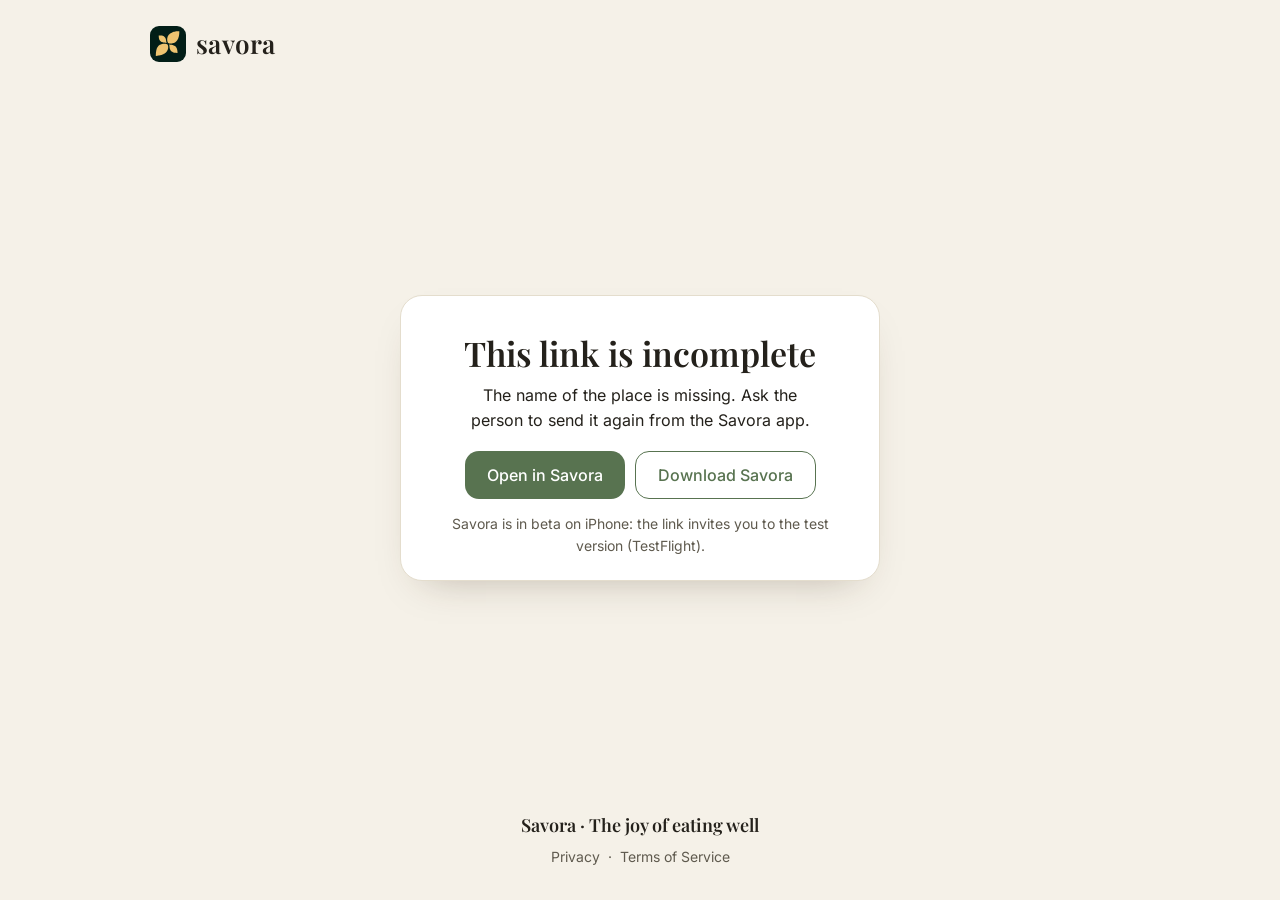
<file: l/index.html>
<!doctype html>
<html lang="en">
<head>
<meta charset="utf-8">
<meta name="viewport" content="width=device-width, initial-scale=1">
<meta name="robots" content="noindex">
<meta name="referrer" content="no-referrer">
<meta http-equiv="Content-Security-Policy" content="default-src 'none'; script-src 'self'; style-src 'self'; font-src 'self'; img-src 'self'; connect-src 'self' https://zxfjkoflfhaxacokarxl.supabase.co; base-uri 'none'; form-action 'none'">
<title>Savora</title>
<meta property="og:title" content="Savora · The joy of eating well">
<meta property="og:description" content="A place shared with you on Savora. See it, get directions, and keep it in your own notebook.">
<meta property="og:image" content="https://tomdignac.github.io/savora-legal/img/og-savora.png">
<meta property="og:image:width" content="1200">
<meta property="og:image:height" content="630">
<meta property="og:type" content="website">
<meta property="og:site_name" content="Savora">
<meta name="twitter:card" content="summary_large_image">
<!--
  Une adresse partagée depuis l'app Savora. Tout voyage dans le lien (nom, type, cuisine, ville, adresse,
  coordonnées) : cette page ne lit aucune base. Jamais de note privée, de photo, de date ni de prix ; la variante « ma fiche » ajoute seulement l'état,
  un extrait d'avis et le pseudo choisis par la personne qui partage (s, r, by).
  Langue : celle du navigateur (fr, en, de, it ; anglais sinon), ?lang=xx pour forcer.
-->
<link rel="stylesheet" href="../partage.css">
</head>
<body data-page="lieu">
  <img class="deco haut" src="../img/branche-trait.png" alt="">
  <img class="deco bas" src="../img/branche-douce.png" alt="">

  <header>
    <a href="../"><span class="tuile"><img src="../img/savora-symbol.svg" alt=""></span><span class="marque">savora</span></a>
  </header>

  <main>
    <section class="carte" id="carte" aria-live="polite"></section>
  </main>

  <footer>
    <p class="devise" data-t="devise">Savora · The joy of eating well</p>
    <p class="liens">
      <a href="../confidentialite/" data-t="confidentialite">Privacy</a><span>·</span><a href="../cgu/" data-t="cgu">Terms of Service</a>
    </p>
  </footer>

<script src="../partage-core.js"></script>
<script src="../partage-page.js"></script>
</body>
</html>
</file>
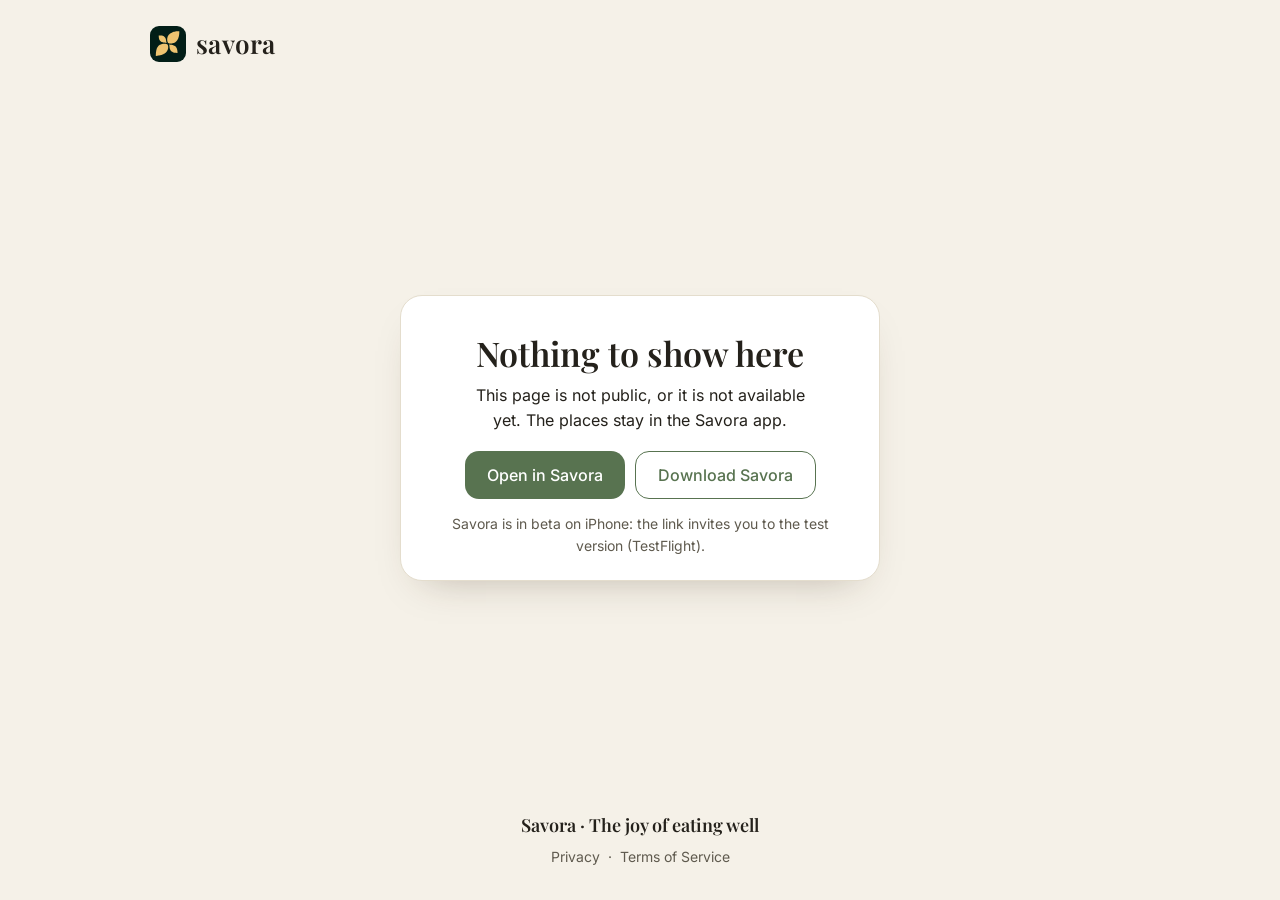
<file: p/index.html>
<!doctype html>
<html lang="en">
<head>
<meta charset="utf-8">
<meta name="viewport" content="width=device-width, initial-scale=1">
<meta name="robots" content="noindex">
<meta name="referrer" content="no-referrer">
<meta http-equiv="Content-Security-Policy" content="default-src 'none'; script-src 'self'; style-src 'self'; font-src 'self'; img-src 'self'; connect-src 'self' https://zxfjkoflfhaxacokarxl.supabase.co; base-uri 'none'; form-action 'none'">
<title>Savora</title>
<meta property="og:title" content="Savora · The joy of eating well">
<meta property="og:description" content="A notebook of favourite places shared on Savora. Browse the addresses, then keep the ones you like.">
<meta property="og:image" content="https://tomdignac.github.io/savora-legal/img/og-savora.png">
<meta property="og:image:width" content="1200">
<meta property="og:image:height" content="630">
<meta property="og:type" content="website">
<meta property="og:site_name" content="Savora">
<meta name="twitter:card" content="summary_large_image">
<!--
  Le carnet public d'un compte (?u=<uuid>) ou UNE de ses collections publiques (?u=<uuid>&c=<uuid>).
  Lu par la fonction get_public_carnet (supabase/migrations/20261105000002_partage_public.sql), avec la clé
  publique : seulement ce que son propriétaire a mis en « Publique ». Message neutre sinon.
-->
<link rel="stylesheet" href="../partage.css">
</head>
<body data-page="carnet">
  <img class="deco haut" src="../img/branche-trait.png" alt="">
  <img class="deco bas" src="../img/branche-douce.png" alt="">

  <header>
    <a href="../"><span class="tuile"><img src="../img/savora-symbol.svg" alt=""></span><span class="marque">savora</span></a>
  </header>

  <main>
    <section class="carte" id="carte" aria-live="polite"></section>
  </main>

  <footer>
    <p class="devise" data-t="devise">Savora · The joy of eating well</p>
    <p class="liens">
      <a href="../confidentialite/" data-t="confidentialite">Privacy</a><span>·</span><a href="../cgu/" data-t="cgu">Terms of Service</a>
    </p>
  </footer>

<script src="../partage-config.js"></script>
<script src="../partage-core.js"></script>
<script src="../partage-page.js"></script>
</body>
</html>
</file>
<file: partage.css>
/* Savora — pages de partage (site/l/, site/p/). Aux tokens de l'app (jour et nuit), comme la fiche d'un lieu ; Playfair
   (titres) / Inter hébergées ici. Feuille externe : la Content-Security-Policy des pages n'autorise aucun style en ligne. */
@font-face { font-family: "Playfair Display"; font-weight: 600; font-display: swap; src: url("fonts/playfair-600.woff2") format("woff2"); }
@font-face { font-family: "Inter"; font-weight: 400; font-display: swap; src: url("fonts/inter-400.woff2") format("woff2"); }
@font-face { font-family: "Inter"; font-weight: 500; font-display: swap; src: url("fonts/inter-500.woff2") format("woff2"); }

:root {
  /* Mode jour : les tokens jour de l'app (theme.ts, charte §12) — la page ressemble à la fiche de l'app. */
  --bg: #F5F1E8;          /* bg */
  --card: #FFFFFF;        /* surface */
  --ink: #24211B;         /* textCream */
  --text: #24211B;        /* textCream */
  --muted: #5F5A4E;       /* textSecondary */
  --green: #587350;       /* sage */
  --green-hover: #6E8A64; /* sageLight */
  --pill: #ECE6D8;        /* surfaceElevated */
  --border: #E4DDCD;      /* border */
  --line: #E4DDCD;        /* border */
  --logo-tile: #021E17;
  --sage: #587350;        /* sage */
  --tint: rgba(126, 156, 116, .12); /* sageTint12 (même valeur dans les deux modes) */
  --on-green: #fff;
  --shadow: rgba(60, 40, 20, .35);
}
/* Mode nuit : mêmes noms de tokens que l'app (charte §2, §12) — fond #07130F, surface #0C1A15, sauge #7E9C74. */
@media (prefers-color-scheme: dark) {
  :root {
    --bg: #07130F;
    --card: #0C1A15;
    --ink: #F5F2ED;
    --text: #F5F2ED;
    --muted: #B7B7B7;
    --green: #7E9C74;
    --green-hover: #8CAA82; /* sageLight nuit (theme.ts) */
    --pill: #122420;
    --border: rgba(255, 255, 255, .08);
    --line: rgba(255, 255, 255, .08);
    --sage: #7E9C74;
    --tint: rgba(126, 156, 116, .12);
    --on-green: #07130F;
    --shadow: rgba(0, 0, 0, .6);
  }
  .bouton:focus-visible, .lieu:focus-visible { outline-color: var(--sage); }
}
* { box-sizing: border-box; }
html, body { margin: 0; min-height: 100%; }
body {
  min-height: 100vh;
  background: var(--bg) url("img/fond.jpg") center / cover no-repeat fixed;
  color: var(--text);
  font: 16px/1.55 Inter, -apple-system, BlinkMacSystemFont, "Segoe UI", sans-serif;
  display: flex; flex-direction: column; align-items: center;
  padding: 24px 16px 32px;
  position: relative; overflow-x: hidden;
}
.deco { position: fixed; pointer-events: none; z-index: 0; opacity: .9; }
.deco.haut { top: -10px; right: -40px; width: min(260px, 38vw); transform: scaleX(-1) rotate(-8deg); }
.deco.bas { bottom: -20px; left: -30px; width: min(240px, 36vw); }

header { width: 100%; max-width: 980px; display: flex; align-items: center; gap: 10px; position: relative; z-index: 1; }
header a { display: flex; align-items: center; gap: 10px; text-decoration: none; }
.tuile { width: 36px; height: 36px; border-radius: 9px; background: var(--logo-tile); display: grid; place-items: center; }
.tuile img { width: 26px; height: 26px; }
.marque { font-family: "Playfair Display", Georgia, serif; font-weight: 600; font-size: 26px; color: var(--ink); letter-spacing: .01em; }

main { flex: 1; display: grid; place-items: center; width: 100%; position: relative; z-index: 1; padding: 24px 0; }
.carte {
  width: 100%; max-width: 480px;
  background: var(--card);
  border: 1px solid var(--border);
  border-radius: 22px;
  box-shadow: 0 18px 40px -24px var(--shadow);
  padding: 28px 28px 24px;
  text-align: center;
  overflow-wrap: anywhere;
}
.pastille {
  display: inline-block; background: var(--pill); color: var(--ink);
  font-size: 12px; font-weight: 500; letter-spacing: .14em; text-transform: uppercase;
  padding: 6px 14px; border-radius: 999px;
}
.tuile-lieu {
  width: 96px; height: 96px; margin: 18px auto 4px; border-radius: 24px;
  background: var(--pill); display: grid; place-items: center;
}
h1 {
  font-family: "Playfair Display", Georgia, serif; font-weight: 600;
  color: var(--ink); font-size: clamp(26px, 6.4vw, 34px); line-height: 1.15; margin: 10px 0 8px;
}
.sous-titre { font-family: "Playfair Display", Georgia, serif; font-weight: 600; color: var(--ink); font-size: 20px; margin: 22px 0 10px; }
.meta { color: var(--muted); margin: 0 0 4px; }
.adresse { margin: 0 auto; max-width: 36ch; }
.texte { margin: 10px auto 18px; max-width: 36ch; }
.actions { display: flex; flex-wrap: wrap; justify-content: center; gap: 10px; margin-top: 14px; }
.bouton {
  display: inline-flex; align-items: center; justify-content: center; gap: 10px;
  min-height: 48px; padding: 0 22px; border-radius: 14px;
  background: var(--green); color: var(--on-green); text-decoration: none; font-weight: 500; font-size: 16px;
}
.bouton:hover, .bouton:focus-visible { background: var(--green-hover); }
.bouton:focus-visible, .lieu:focus-visible { outline: 3px solid var(--sage); outline-offset: 3px; }
.bouton.secondaire { background: transparent; color: var(--green); border: 1.5px solid var(--green); }
.bouton.secondaire:hover, .bouton.secondaire:focus-visible { background: var(--pill); }
.note { color: var(--muted); font-size: 14px; margin: 14px 0 0; }

.etagere { text-align: left; margin-top: 8px; }
.etagere-tete { display: flex; align-items: baseline; justify-content: space-between; gap: 12px; }
.compte { color: var(--muted); font-size: 14px; white-space: nowrap; }
.lieux { list-style: none; margin: 0; padding: 0; }
.lieux li + li { border-top: 1px solid var(--line); }
.lieu { display: flex; align-items: center; gap: 12px; padding: 10px 2px; min-height: 56px; color: inherit; text-decoration: none; border-radius: 10px; }
.lieu:hover .lieu-nom { text-decoration: underline; }
.lieu .vignette { flex: none; width: 40px; height: 40px; padding: 6px; border-radius: 12px; background: var(--pill); }
.lieu-texte { display: flex; flex-direction: column; min-width: 0; }
.lieu-nom { font-weight: 500; color: var(--ink); }
.lieu-meta { color: var(--muted); font-size: 14px; }

footer { text-align: center; position: relative; z-index: 1; }
.devise { font-family: "Playfair Display", Georgia, serif; color: var(--ink); font-size: 18px; margin: 0 0 6px; }
.liens { color: var(--muted); font-size: 14px; margin: 0; }
.liens a { color: var(--muted); text-decoration: none; }
.liens a:hover { text-decoration: underline; }
.liens span { margin: 0 8px; }

@media (max-width: 480px) {
  .carte { padding: 22px 18px 20px; border-radius: 18px; }
  .deco.haut, .deco.bas { opacity: .55; }
}

/* ── Page d'une adresse (site/l/) : la fiche du lieu de l'app, sans photo ───────────────────────────────────── */
.carte.fiche { padding: 0; text-align: left; overflow: hidden; }
.hero {
  position: relative; height: 160px; background: var(--tint);
  display: grid; place-items: center; overflow: hidden;
}
.filigrane { position: absolute; width: 150px; height: 150px; opacity: .18; }
.tuile-type {
  position: relative; width: 84px; height: 84px; border-radius: 22px;
  background: var(--card); border: 1px solid var(--border);
  display: grid; place-items: center;
}
.glyphe {
  display: block; width: 52px; height: 52px; background: var(--sage);
  -webkit-mask: var(--glyphe) center / contain no-repeat; mask: var(--glyphe) center / contain no-repeat;
}
.t-restaurant { --glyphe: url("img/types/restaurant.svg"); }
.t-cafe { --glyphe: url("img/types/cafe.svg"); }
.t-bar { --glyphe: url("img/types/bar.svg"); }
.t-street_food { --glyphe: url("img/types/street_food.svg"); }
.t-brunch { --glyphe: url("img/types/brunch.svg"); }
.t-gastronomique { --glyphe: url("img/types/gastronomique.svg"); }
.identite { padding: 20px 20px 0; }
.fiche h1 { font-size: clamp(26px, 7vw, 28px); margin: 0 0 6px; color: var(--ink); }
.fiche .meta { margin: 0 0 12px; font-size: 14px; }
.pastilles { display: flex; flex-wrap: wrap; gap: 8px; }
.puce {
  display: inline-block; padding: 5px 12px; border-radius: 999px;
  background: var(--tint); color: var(--sage); font-size: 13px; font-weight: 500; border: 1px solid var(--border);
}
.ma-fiche { margin-top: 16px; padding-top: 16px; border-top: 1px solid var(--line); }
.etat {
  display: inline-block; padding: 5px 14px; border-radius: 999px; font-size: 13px; font-weight: 500;
  background: var(--sage); color: var(--on-green);
}
.etat-pas_aime, .etat-a_tester { background: transparent; color: var(--sage); border: 1.5px solid var(--sage); }
.avis {
  margin: 12px 0 0; padding: 2px 0 2px 14px; border-left: 3px solid var(--sage);
  font-family: "Inter", system-ui, sans-serif; font-size: 16px; line-height: 1.5; color: var(--text);
  white-space: pre-line;
}
.par { margin: 10px 0 0; color: var(--muted); font-size: 14px; }
.corps { padding: 0 20px 22px; }
.info {
  display: flex; align-items: flex-start; gap: 12px; margin-top: 18px; padding: 14px 16px;
  background: var(--card); border: 1px solid var(--border); border-radius: 16px;
}
.epingle {
  flex: none; width: 22px; height: 22px; margin-top: 1px; background: var(--sage);
  -webkit-mask: url("img/pin.svg") center / contain no-repeat; mask: url("img/pin.svg") center / contain no-repeat;
}
.info-texte { font-size: 15px; line-height: 1.45; }
.fiche .actions { justify-content: stretch; }
.fiche .actions .bouton { flex: 1 1 140px; }
.lien-discret { display: block; margin-top: 8px; color: var(--muted); font-size: 14px; text-align: center; }
.fiche .note { text-align: center; }
/* Jour comme nuit : la fiche est posée sur le fond, comme dans l'app (pas l'encadré décoré du site vitrine). */
.carte.fiche { background: var(--bg); }
.info { background: var(--card); }
body { background-image: none; }
.deco { display: none; }
</file>
